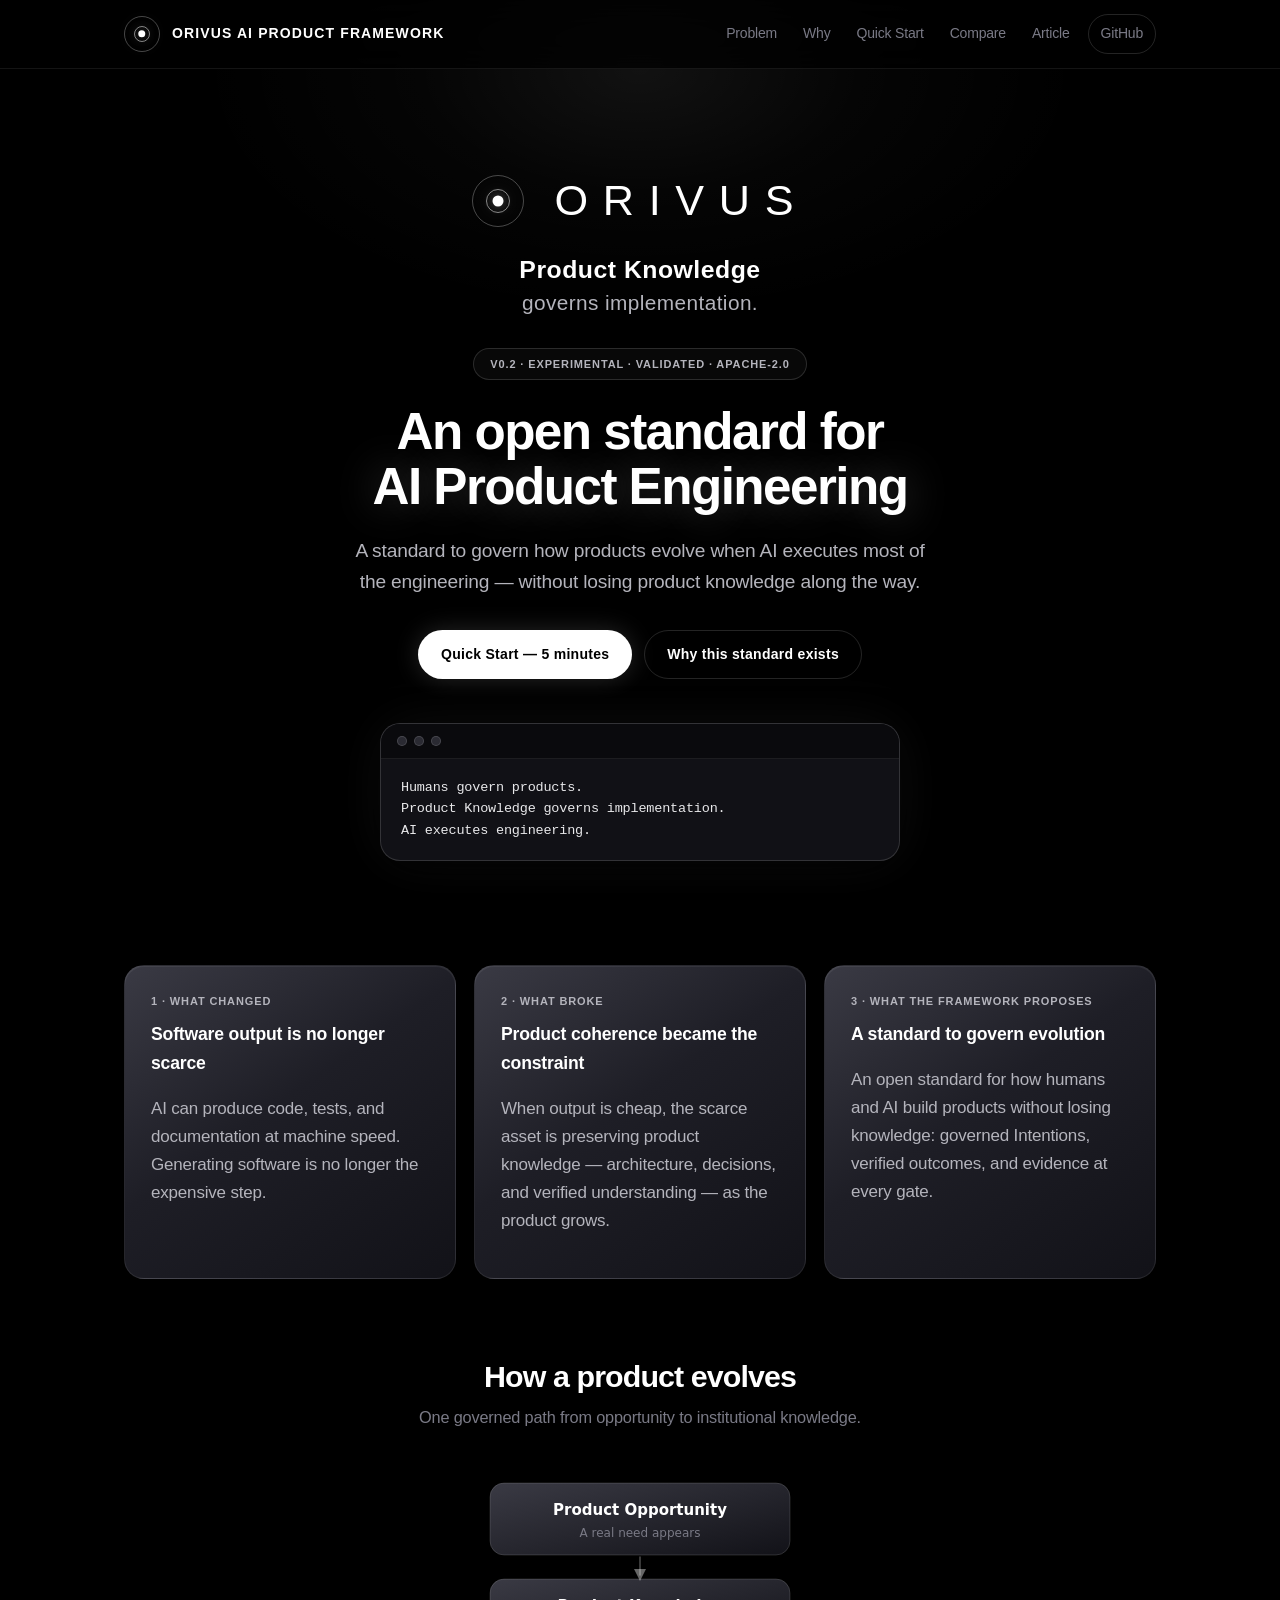
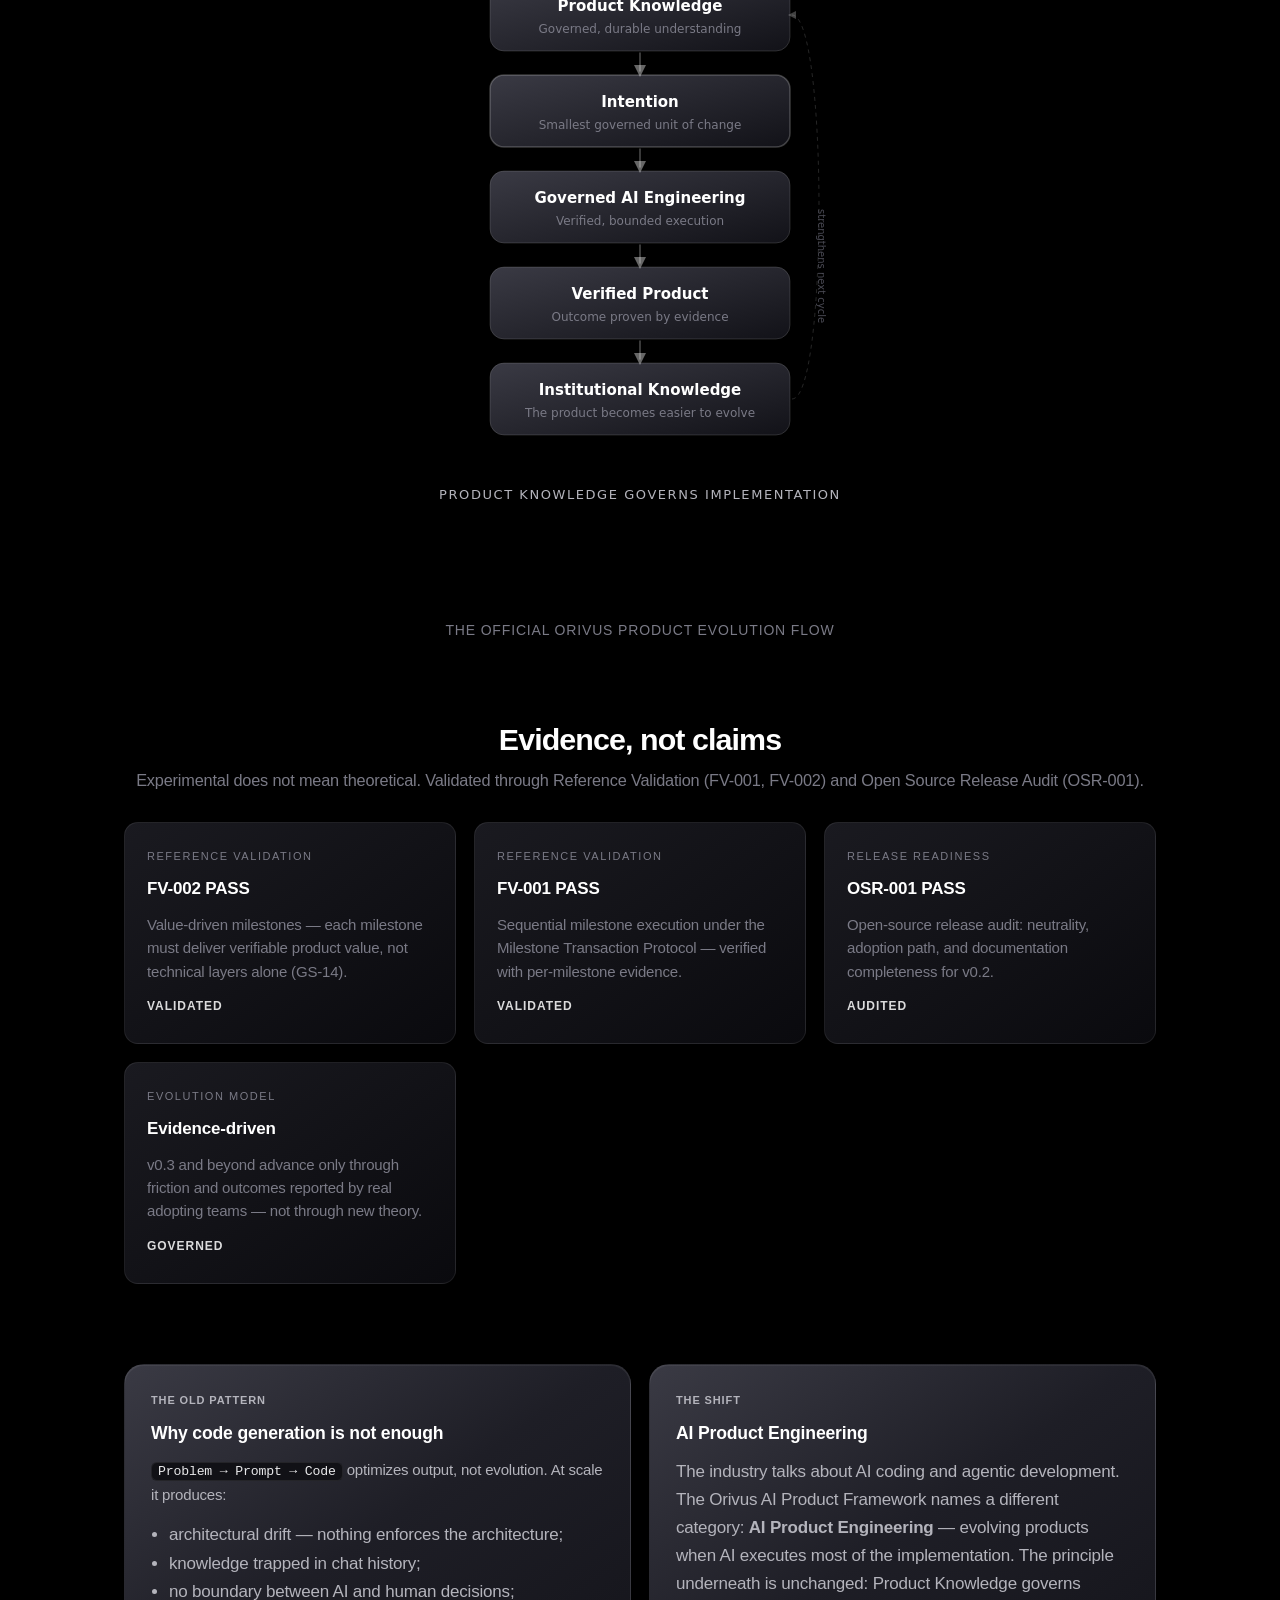
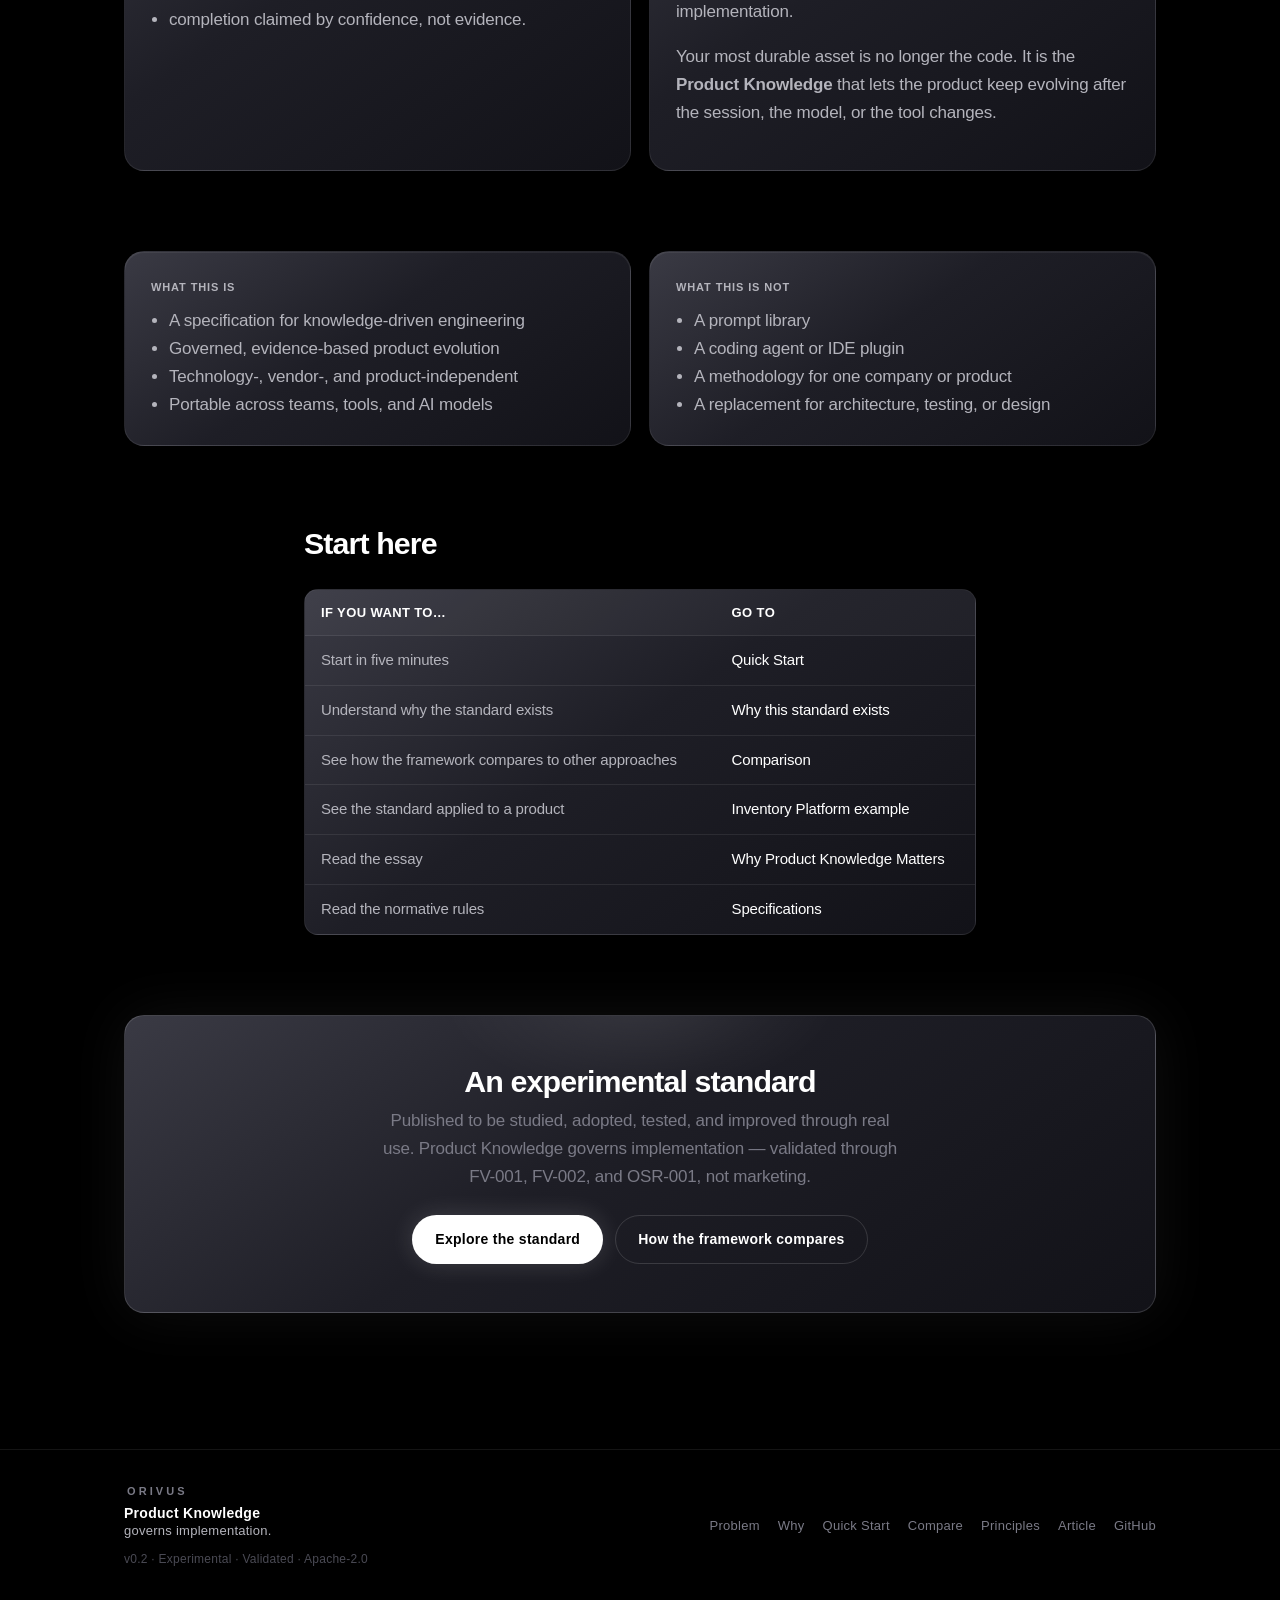
<file: docs/index.html>
<!DOCTYPE html>
<html lang="en">
  <head>
    <meta charset="utf-8" />
    <meta name="viewport" content="width=device-width, initial-scale=1" />
    <title>Orivus AI Product Framework</title>
    <meta
      name="description"
      content="An experimental open standard for AI Product Engineering. Product Knowledge governs implementation."
    />
    <link rel="canonical" href="https://orivus.github.io/orivus-ai-product-framework/" />
    <meta property="og:type" content="website" />
    <meta property="og:site_name" content="Orivus AI Product Framework" />
    <meta property="og:url" content="https://orivus.github.io/orivus-ai-product-framework/" />
    <meta property="og:title" content="Orivus AI Product Framework" />
    <meta
      property="og:description"
      content="An open standard for AI Product Engineering. Product Knowledge governs implementation."
    />
    <meta
      property="og:image"
      content="https://orivus.github.io/orivus-ai-product-framework/assets/og-image.png"
    />
    <meta property="og:image:width" content="1200" />
    <meta property="og:image:height" content="630" />
    <meta
      property="og:image:alt"
      content="Orivus.ai — Orivus AI Product Framework. Product Knowledge governs implementation."
    />
    <meta name="twitter:card" content="summary_large_image" />
    <meta name="twitter:title" content="Orivus AI Product Framework" />
    <meta
      name="twitter:description"
      content="An open standard for AI Product Engineering. Product Knowledge governs implementation."
    />
    <meta
      name="twitter:image"
      content="https://orivus.github.io/orivus-ai-product-framework/assets/og-image.png"
    />
    <meta
      name="twitter:image:alt"
      content="Orivus.ai — Orivus AI Product Framework. Product Knowledge governs implementation."
    />
    <link rel="icon" href="assets/orivus-logo.png" type="image/png" />
    <link rel="stylesheet" href="css/style.css" />
  </head>
  <body>
    <header class="site">
      <div class="wrap">
        <a class="brand" href="index.html">
          <span class="mark" aria-hidden="true"></span>
          <span class="label">Orivus AI Product Framework</span>
          <span class="label-short">Orivus</span>
        </a>
        <nav class="top">
          <a href="problem.html">Problem</a>
          <a href="why.html">Why</a>
          <a href="quickstart.html">Quick Start</a>
          <a href="comparison.html">Compare</a>
          <a href="article.html">Article</a>
          <a class="gh" href="https://github.com/orivus/orivus-ai-product-framework">GitHub</a>
        </nav>
      </div>
    </header>

    <main>
      <!-- Hero -->
      <section class="hero">
        <div class="wrap">
          <div class="hero-brand reveal">
            <div class="hero-lockup">
              <span class="hero-orb" aria-hidden="true"></span>
              <span class="hero-wordmark">ORIVUS</span>
            </div>
            <div class="brand-statement" aria-label="Product Knowledge governs implementation">
              <span class="brand-statement-line accent">Product Knowledge</span>
              <span class="brand-statement-line">governs implementation.</span>
            </div>
          </div>
          <span class="eyebrow reveal d1">v0.2 · Experimental · Validated · Apache-2.0</span>
          <h1 class="reveal d2">
            An open standard for<br /><span class="grad-text">AI Product Engineering</span>
          </h1>
          <p class="subtitle reveal d3">
            A standard to govern how products evolve when AI executes most of the
            engineering — without losing product knowledge along the way.
          </p>
          <div class="actions reveal d4">
            <a class="btn primary" href="quickstart.html">Quick Start — 5 minutes</a>
            <a class="btn ghost" href="why.html">Why this standard exists</a>
          </div>

          <div class="code-card reveal d4" style="margin-top: 44px">
            <div class="bar"><span></span><span></span><span></span></div>
            <pre><code>Humans govern products.
Product Knowledge governs implementation.
AI executes engineering.</code></pre>
          </div>
        </div>
      </section>

      <!-- Three questions -->
      <section>
        <div class="wrap">
          <div class="grid cols-3">
            <div class="card">
              <div class="k">1 · What changed</div>
              <h3>Software output is no longer scarce</h3>
              <p>
                AI can produce code, tests, and documentation at machine speed.
                Generating software is no longer the expensive step.
              </p>
            </div>
            <div class="card">
              <div class="k">2 · What broke</div>
              <h3>Product coherence became the constraint</h3>
              <p>
                When output is cheap, the scarce asset is preserving product
                knowledge — architecture, decisions, and verified understanding —
                as the product grows.
              </p>
            </div>
            <div class="card">
              <div class="k">3 · What the framework proposes</div>
              <h3>A standard to govern evolution</h3>
              <p>
                An open standard for how humans and AI build products without
                losing knowledge: governed Intentions, verified outcomes, and
                evidence at every gate.
              </p>
            </div>
          </div>
        </div>
      </section>

      <!-- Official diagram -->
      <section>
        <div class="wrap">
          <div class="section-head center">
            <h2>How a product evolves</h2>
            <p>One governed path from opportunity to institutional knowledge.</p>
          </div>
          <div class="flow-diagram-wrap">
            <img
              src="assets/flow-diagram.svg"
              alt="Product evolution flow: Product Opportunity, Product Knowledge, Intention, Governed AI Engineering, Verified Product, Institutional Knowledge"
              width="420"
              height="720"
            />
          </div>
          <p class="flow-diagram-caption measure" style="margin: 0 auto">
            The official Orivus product evolution flow
          </p>
        </div>
      </section>

      <!-- Credibility -->
      <section>
        <div class="wrap">
          <div class="section-head center">
            <h2>Evidence, not claims</h2>
            <p>
              Experimental does not mean theoretical. Validated through Reference
              Validation (FV-001, FV-002) and Open Source Release Audit (OSR-001).
            </p>
          </div>
          <div class="cred-grid">
            <div class="cred-card">
              <div class="k">Reference validation</div>
              <h3>FV-002 PASS</h3>
              <p>
                Value-driven milestones — each milestone must deliver verifiable
                product value, not technical layers alone (GS-14).
              </p>
              <span class="status">Validated</span>
            </div>
            <div class="cred-card">
              <div class="k">Reference validation</div>
              <h3>FV-001 PASS</h3>
              <p>
                Sequential milestone execution under the Milestone Transaction
                Protocol — verified with per-milestone evidence.
              </p>
              <span class="status">Validated</span>
            </div>
            <div class="cred-card">
              <div class="k">Release readiness</div>
              <h3>OSR-001 PASS</h3>
              <p>
                Open-source release audit: neutrality, adoption path, and
                documentation completeness for v0.2.
              </p>
              <span class="status">Audited</span>
            </div>
            <div class="cred-card">
              <div class="k">Evolution model</div>
              <h3>Evidence-driven</h3>
              <p>
                v0.3 and beyond advance only through friction and outcomes
                reported by real adopting teams — not through new theory.
              </p>
              <span class="status">Governed</span>
            </div>
          </div>
        </div>
      </section>

      <!-- Why not code gen -->
      <section>
        <div class="wrap">
          <div class="grid cols-2">
            <div class="card">
              <div class="k">The old pattern</div>
              <h3>Why code generation is not enough</h3>
              <p class="note" style="margin: 10px 0 14px">
                <code>Problem → Prompt → Code</code> optimizes output, not
                evolution. At scale it produces:
              </p>
              <ul>
                <li>architectural drift — nothing enforces the architecture;</li>
                <li>knowledge trapped in chat history;</li>
                <li>no boundary between AI and human decisions;</li>
                <li>completion claimed by confidence, not evidence.</li>
              </ul>
            </div>
            <div class="card">
              <div class="k">The shift</div>
              <h3>AI Product Engineering</h3>
              <p style="margin-top: 10px">
                The industry talks about AI coding and agentic development.
                The Orivus AI Product Framework names a different category:
                <strong>AI Product Engineering</strong> — evolving products when
                AI executes most of the implementation. The principle underneath is
                unchanged: Product Knowledge governs implementation.
              </p>
              <p>
                Your most durable asset is no longer the code. It is the
                <strong>Product Knowledge</strong> that lets the product keep
                evolving after the session, the model, or the tool changes.
              </p>
            </div>
          </div>
        </div>
      </section>

      <!-- What it is / is not -->
      <section>
        <div class="wrap">
          <div class="grid cols-2">
            <div class="card hoverable">
              <div class="k">What this is</div>
              <ul>
                <li>A specification for knowledge-driven engineering</li>
                <li>Governed, evidence-based product evolution</li>
                <li>Technology-, vendor-, and product-independent</li>
                <li>Portable across teams, tools, and AI models</li>
              </ul>
            </div>
            <div class="card hoverable">
              <div class="k">What this is not</div>
              <ul>
                <li>A prompt library</li>
                <li>A coding agent or IDE plugin</li>
                <li>A methodology for one company or product</li>
                <li>A replacement for architecture, testing, or design</li>
              </ul>
            </div>
          </div>
        </div>
      </section>

      <!-- Start here -->
      <section>
        <div class="wrap measure">
          <div class="section-head">
            <h2>Start here</h2>
          </div>
          <div class="table-wrap">
            <table>
              <thead>
                <tr>
                  <th>If you want to…</th>
                  <th>Go to</th>
                </tr>
              </thead>
              <tbody>
                <tr>
                  <td>Start in five minutes</td>
                  <td><a href="quickstart.html">Quick Start</a></td>
                </tr>
                <tr>
                  <td>Understand why the standard exists</td>
                  <td><a href="why.html">Why this standard exists</a></td>
                </tr>
                <tr>
                  <td>See how the framework compares to other approaches</td>
                  <td><a href="comparison.html">Comparison</a></td>
                </tr>
                <tr>
                  <td>See the standard applied to a product</td>
                  <td>
                    <a
                      href="https://github.com/orivus/orivus-ai-product-framework/tree/main/examples/inventory-platform"
                      >Inventory Platform example</a
                    >
                  </td>
                </tr>
                <tr>
                  <td>Read the essay</td>
                  <td><a href="article.html">Why Product Knowledge Matters</a></td>
                </tr>
                <tr>
                  <td>Read the normative rules</td>
                  <td>
                    <a
                      href="https://github.com/orivus/orivus-ai-product-framework/tree/main/specifications"
                      >Specifications</a
                    >
                  </td>
                </tr>
              </tbody>
            </table>
          </div>
        </div>
      </section>

      <!-- CTA -->
      <section>
        <div class="wrap">
          <div class="cta-band">
            <h2>An experimental standard</h2>
            <p>
              Published to be studied, adopted, tested, and improved through real
              use. Product Knowledge governs implementation — validated through
              FV-001, FV-002, and OSR-001, not marketing.
            </p>
            <div class="actions" style="justify-content: center">
              <a
                class="btn primary"
                href="https://github.com/orivus/orivus-ai-product-framework"
                >Explore the standard</a
              >
              <a class="btn ghost" href="comparison.html">How the framework compares</a>
            </div>
          </div>
        </div>
      </section>
    </main>

    <footer class="site">
      <div class="wrap footer-inner">
        <div class="footer-brand">
          <div class="brand-statement compact">
            <span class="brand-statement-mark">ORIVUS</span>
            <span class="brand-statement-line accent">Product Knowledge</span>
            <span class="brand-statement-line">governs implementation.</span>
          </div>
          <span class="footer-meta">v0.2 · Experimental · Validated · Apache-2.0</span>
        </div>
        <nav class="links" aria-label="Footer">
          <a href="problem.html">Problem</a>
          <a href="why.html">Why</a>
          <a href="quickstart.html">Quick Start</a>
          <a href="comparison.html">Compare</a>
          <a href="principles.html">Principles</a>
          <a href="article.html">Article</a>
          <a href="https://github.com/orivus/orivus-ai-product-framework">GitHub</a>
        </nav>
      </div>
    </footer>
  </body>
</html>
</file>
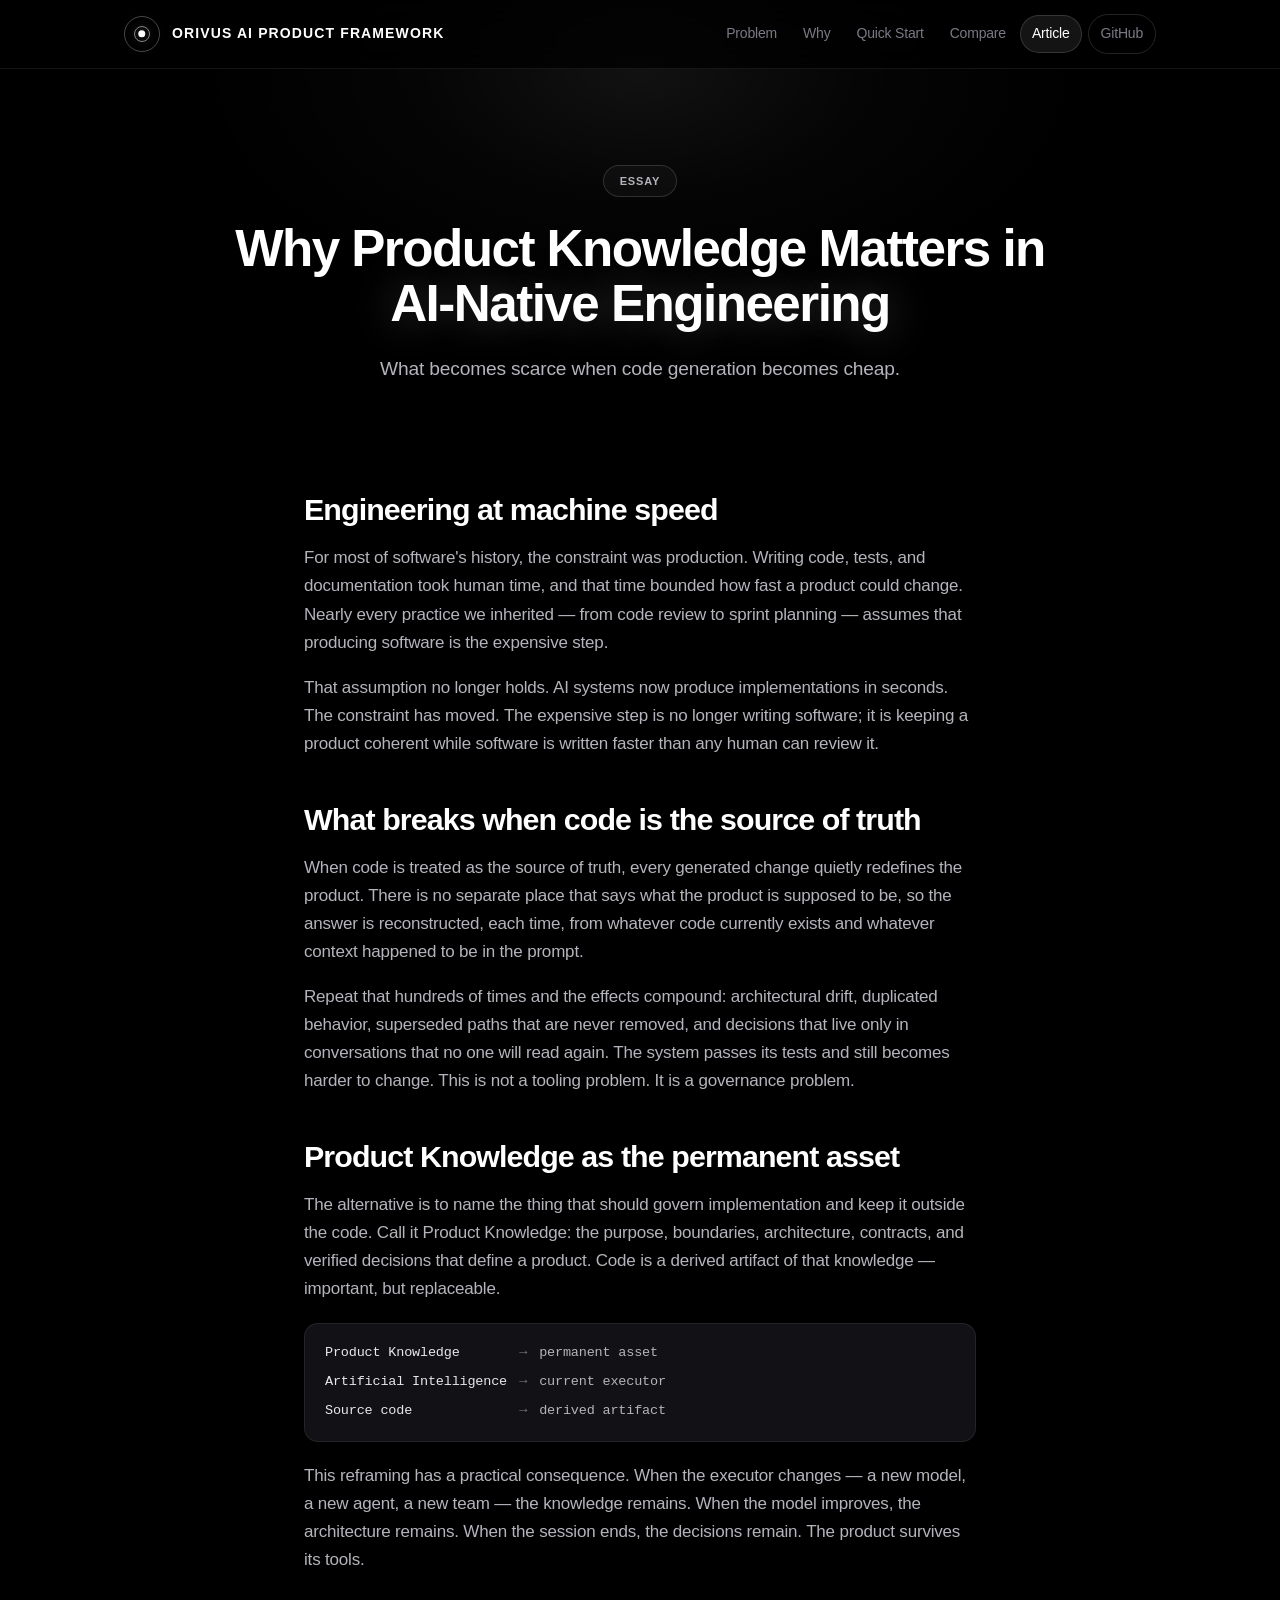
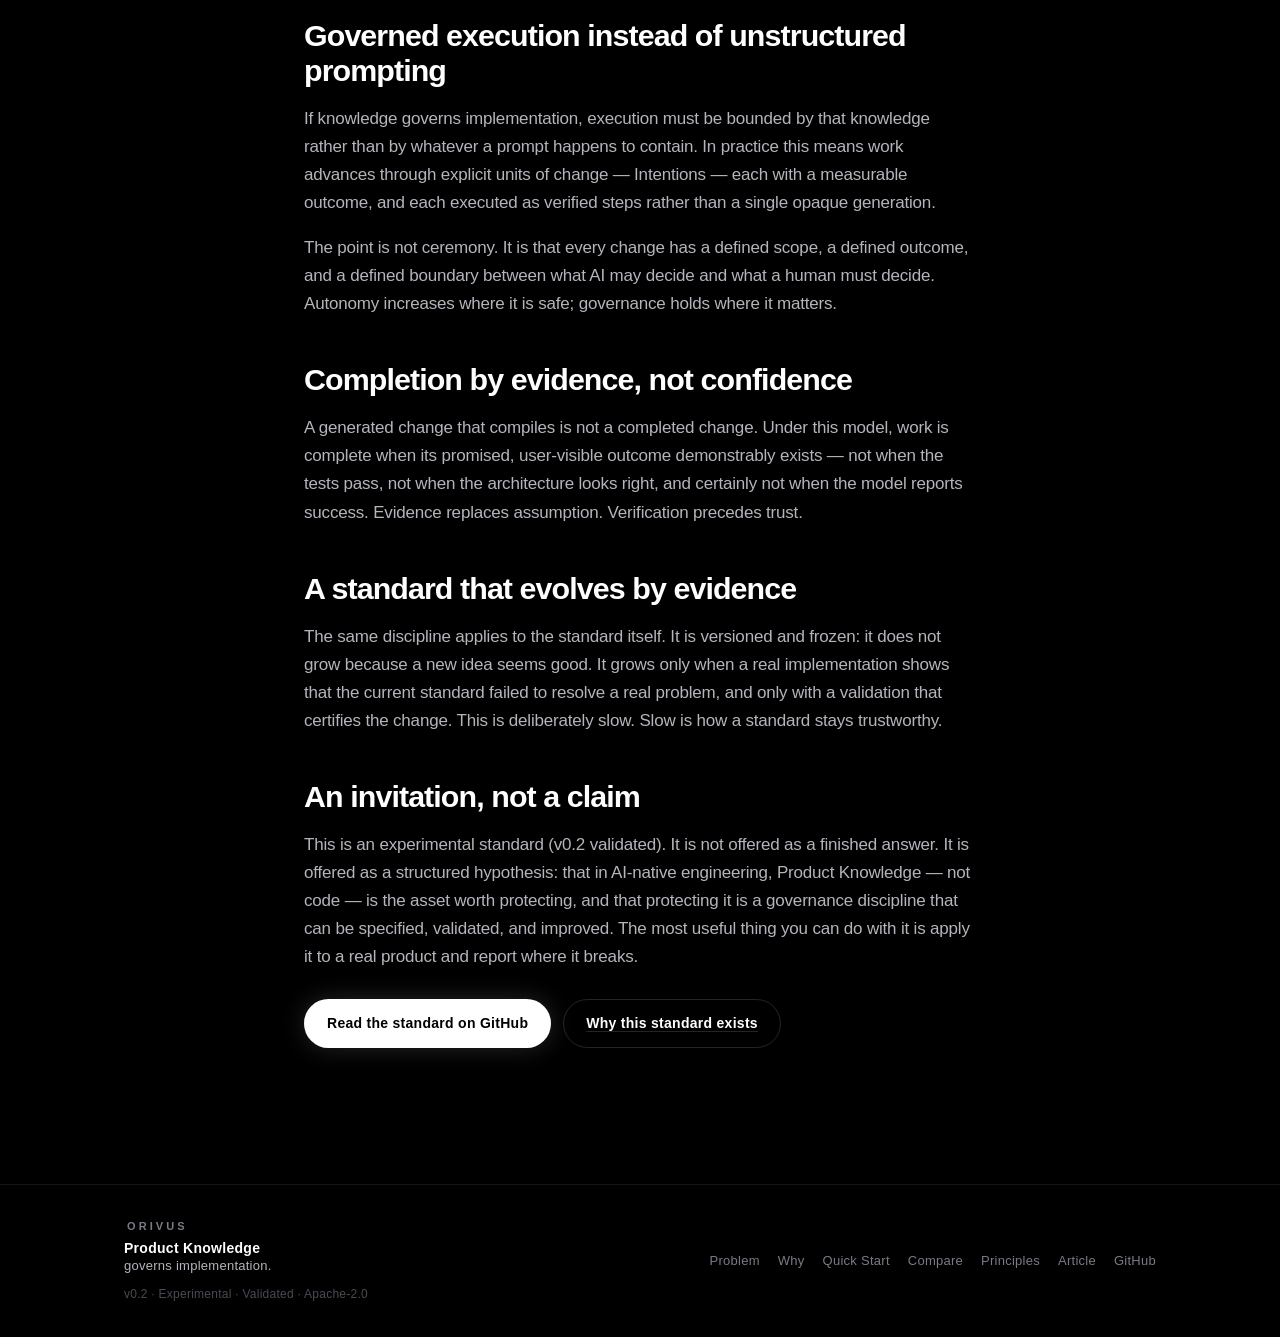
<file: docs/article.html>
<!DOCTYPE html>
<html lang="en">
  <head>
    <meta charset="utf-8" />
    <meta name="viewport" content="width=device-width, initial-scale=1" />
    <title>
      Why Product Knowledge Matters in AI-Native Engineering — Orivus AI Product
      Framework
    </title>
    <meta
      name="description"
      content="A technical essay on why Product Knowledge, not source code, becomes the primary engineering asset when AI executes engineering."
    />
    <link rel="canonical" href="https://orivus.github.io/orivus-ai-product-framework/article.html" />
    <meta property="og:type" content="article" />
    <meta property="og:site_name" content="Orivus AI Product Framework" />
    <meta property="og:url" content="https://orivus.github.io/orivus-ai-product-framework/article.html" />
    <meta property="og:title" content="Why Product Knowledge Matters in AI-Native Engineering" />
    <meta
      property="og:description"
      content="A technical essay on why Product Knowledge, not source code, becomes the primary engineering asset when AI executes engineering."
    />
    <meta
      property="og:image"
      content="https://orivus.github.io/orivus-ai-product-framework/assets/og-image.png"
    />
    <meta property="og:image:width" content="1200" />
    <meta property="og:image:height" content="630" />
    <meta
      property="og:image:alt"
      content="Orivus.ai — Orivus AI Product Framework. Product Knowledge governs implementation."
    />
    <meta name="twitter:card" content="summary_large_image" />
    <meta name="twitter:title" content="Why Product Knowledge Matters in AI-Native Engineering" />
    <meta
      name="twitter:description"
      content="A technical essay on why Product Knowledge, not source code, becomes the primary engineering asset when AI executes engineering."
    />
    <meta
      name="twitter:image"
      content="https://orivus.github.io/orivus-ai-product-framework/assets/og-image.png"
    />
    <meta
      name="twitter:image:alt"
      content="Orivus.ai — Orivus AI Product Framework. Product Knowledge governs implementation."
    />
    <link rel="icon" href="assets/orivus-logo.png" type="image/png" />
    <link rel="stylesheet" href="css/style.css" />
  </head>
  <body>
    <header class="site">
      <div class="wrap">
        <a class="brand" href="index.html">
          <span class="mark" aria-hidden="true"></span>
          <span class="label">Orivus AI Product Framework</span>
          <span class="label-short">Orivus</span>
        </a>
        <nav class="top">
          <a href="problem.html">Problem</a>
          <a href="why.html">Why</a>
          <a href="quickstart.html">Quick Start</a>
          <a href="comparison.html">Compare</a>
          <a href="article.html" class="active">Article</a>
          <a class="gh" href="https://github.com/orivus/orivus-ai-product-framework">GitHub</a>
        </nav>
      </div>
    </header>

    <main>
      <section class="hero" style="padding-bottom: 24px">
        <div class="wrap">
          <span class="eyebrow">Essay</span>
          <h1>
            Why Product Knowledge Matters in<br /><span class="grad-text"
              >AI-Native Engineering</span
            >
          </h1>
          <p class="subtitle">
            What becomes scarce when code generation becomes cheap.
          </p>
        </div>
      </section>

      <section style="padding-top: 8px">
        <div class="wrap prose">
          <h2>Engineering at machine speed</h2>
          <p>
            For most of software's history, the constraint was production. Writing
            code, tests, and documentation took human time, and that time bounded
            how fast a product could change. Nearly every practice we inherited —
            from code review to sprint planning — assumes that producing software
            is the expensive step.
          </p>
          <p>
            That assumption no longer holds. AI systems now produce
            implementations in seconds. The constraint has moved. The expensive
            step is no longer writing software; it is keeping a product coherent
            while software is written faster than any human can review it.
          </p>

          <h2>What breaks when code is the source of truth</h2>
          <p>
            When code is treated as the source of truth, every generated change
            quietly redefines the product. There is no separate place that says
            what the product is supposed to be, so the answer is reconstructed,
            each time, from whatever code currently exists and whatever context
            happened to be in the prompt.
          </p>
          <p>
            Repeat that hundreds of times and the effects compound: architectural
            drift, duplicated behavior, superseded paths that are never removed,
            and decisions that live only in conversations that no one will read
            again. The system passes its tests and still becomes harder to
            change. This is not a tooling problem. It is a governance problem.
          </p>

          <h2>Product Knowledge as the permanent asset</h2>
          <p>
            The alternative is to name the thing that should govern implementation
            and keep it outside the code. Call it Product Knowledge: the purpose,
            boundaries, architecture, contracts, and verified decisions that
            define a product. Code is a derived artifact of that knowledge —
            important, but replaceable.
          </p>
          <div class="keylines" aria-label="Product Knowledge hierarchy">
            <div class="line">
              <span class="label">Product Knowledge</span>
              <span class="arrow">→</span>
              <span class="value">permanent asset</span>
            </div>
            <div class="line">
              <span class="label">Artificial Intelligence</span>
              <span class="arrow">→</span>
              <span class="value">current executor</span>
            </div>
            <div class="line">
              <span class="label">Source code</span>
              <span class="arrow">→</span>
              <span class="value">derived artifact</span>
            </div>
          </div>
          <p>
            This reframing has a practical consequence. When the executor
            changes — a new model, a new agent, a new team — the knowledge
            remains. When the model improves, the architecture remains. When the
            session ends, the decisions remain. The product survives its tools.
          </p>

          <h2>Governed execution instead of unstructured prompting</h2>
          <p>
            If knowledge governs implementation, execution must be bounded by that
            knowledge rather than by whatever a prompt happens to contain. In
            practice this means work advances through explicit units of change —
            Intentions — each with a measurable outcome, and each executed as
            verified steps rather than a single opaque generation.
          </p>
          <p>
            The point is not ceremony. It is that every change has a defined
            scope, a defined outcome, and a defined boundary between what AI may
            decide and what a human must decide. Autonomy increases where it is
            safe; governance holds where it matters.
          </p>

          <h2>Completion by evidence, not confidence</h2>
          <p>
            A generated change that compiles is not a completed change. Under this
            model, work is complete when its promised, user-visible outcome
            demonstrably exists — not when the tests pass, not when the
            architecture looks right, and certainly not when the model reports
            success. Evidence replaces assumption. Verification precedes trust.
          </p>

          <h2>A standard that evolves by evidence</h2>
          <p>
            The same discipline applies to the standard itself. It is versioned
            and frozen: it does not grow because a new idea seems good. It grows
            only when a real implementation shows that the current standard failed
            to resolve a real problem, and only with a validation that certifies
            the change. This is deliberately slow. Slow is how a standard stays
            trustworthy.
          </p>

          <h2>An invitation, not a claim</h2>
          <p>
            This is an experimental standard (v0.2 validated). It is not offered as a finished answer.
            It is offered as a structured hypothesis: that in AI-native
            engineering, Product Knowledge — not code — is the asset worth
            protecting, and that protecting it is a governance discipline that can
            be specified, validated, and improved. The most useful thing you can
            do with it is apply it to a real product and report where it breaks.
          </p>

          <div class="actions" style="margin-top: 28px">
            <a
              class="btn primary"
              href="https://github.com/orivus/orivus-ai-product-framework"
              >Read the standard on GitHub</a
            >
            <a class="btn ghost" href="why.html">Why this standard exists</a>
          </div>
        </div>
      </section>
    </main>

    <footer class="site">
      <div class="wrap footer-inner">
        <div class="footer-brand">
          <div class="brand-statement compact">
            <span class="brand-statement-mark">ORIVUS</span>
            <span class="brand-statement-line accent">Product Knowledge</span>
            <span class="brand-statement-line">governs implementation.</span>
          </div>
          <span class="footer-meta">v0.2 · Experimental · Validated · Apache-2.0</span>
        </div>
        <nav class="links" aria-label="Footer">
          <a href="problem.html">Problem</a>
          <a href="why.html">Why</a>
          <a href="quickstart.html">Quick Start</a>
          <a href="comparison.html">Compare</a>
          <a href="principles.html">Principles</a>
          <a href="article.html">Article</a>
          <a href="https://github.com/orivus/orivus-ai-product-framework">GitHub</a>
        </nav>
      </div>
    </footer>
  </body>
</html>
</file>
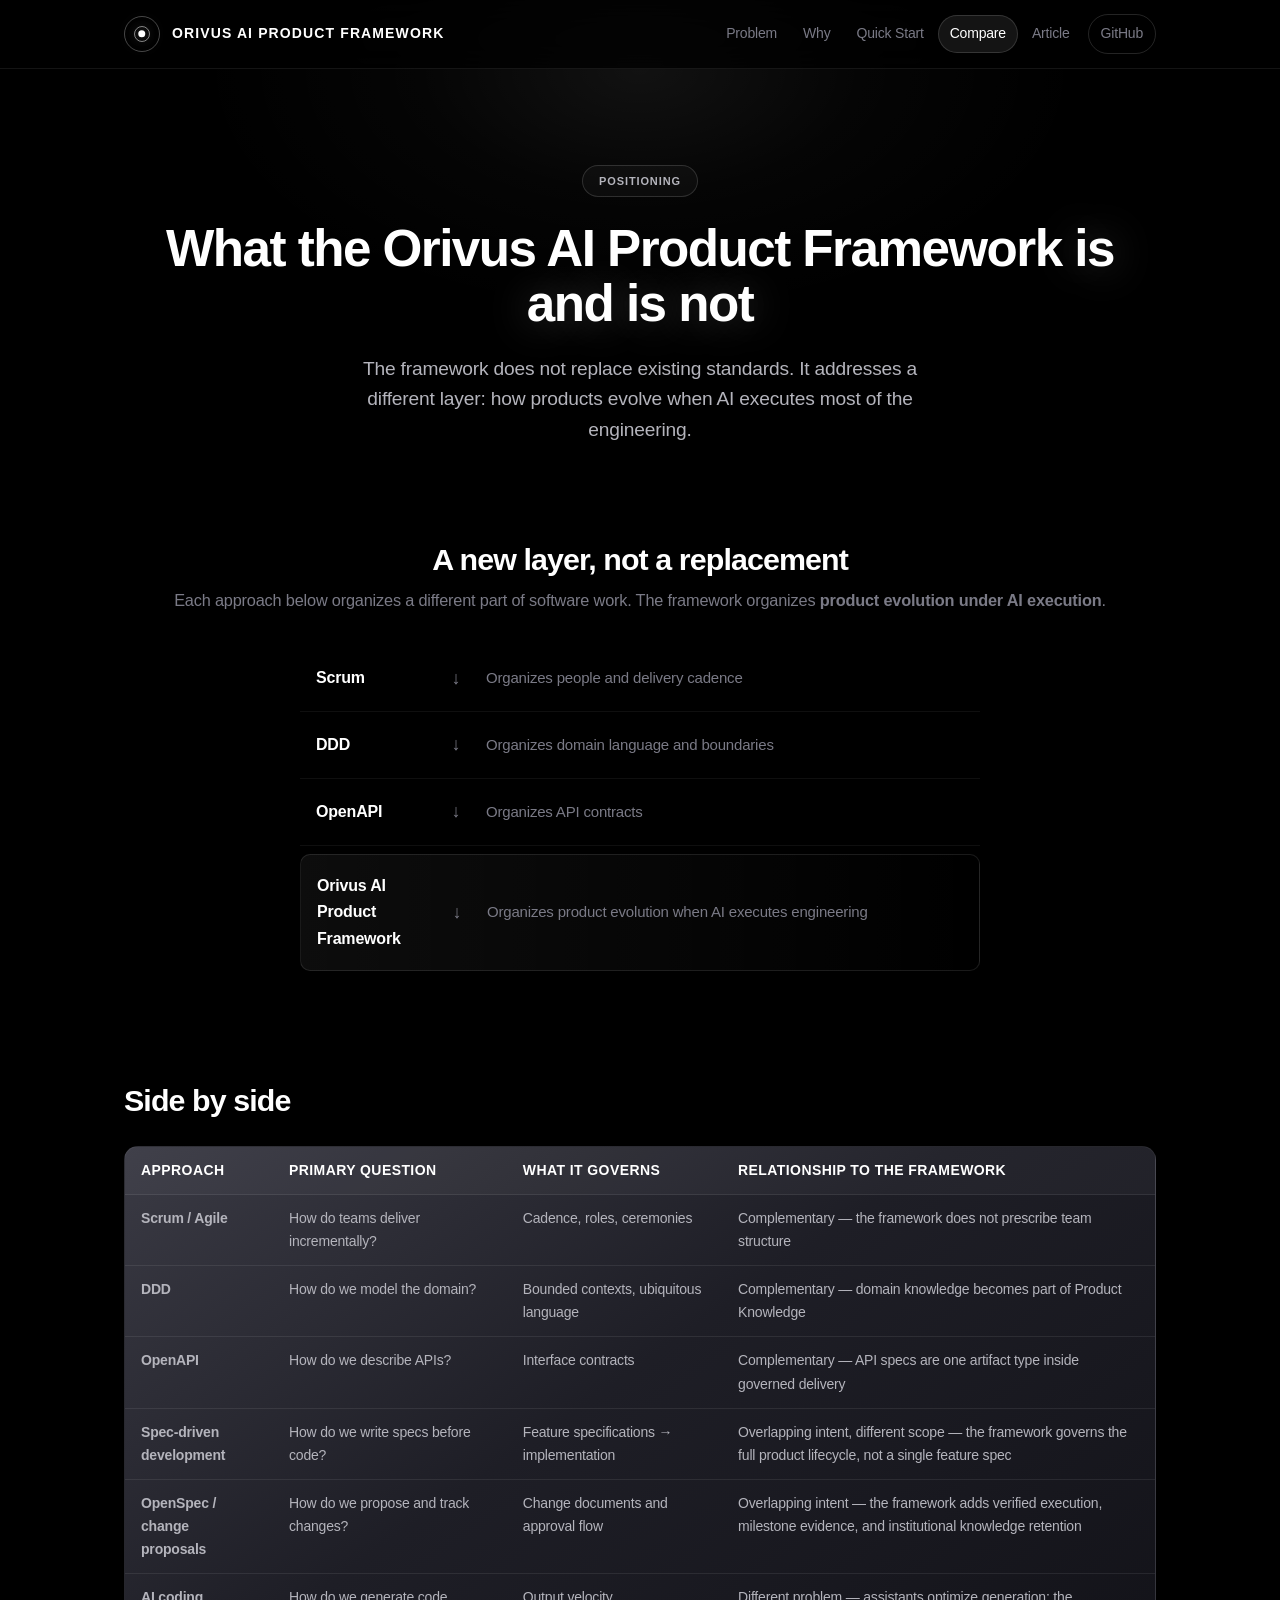
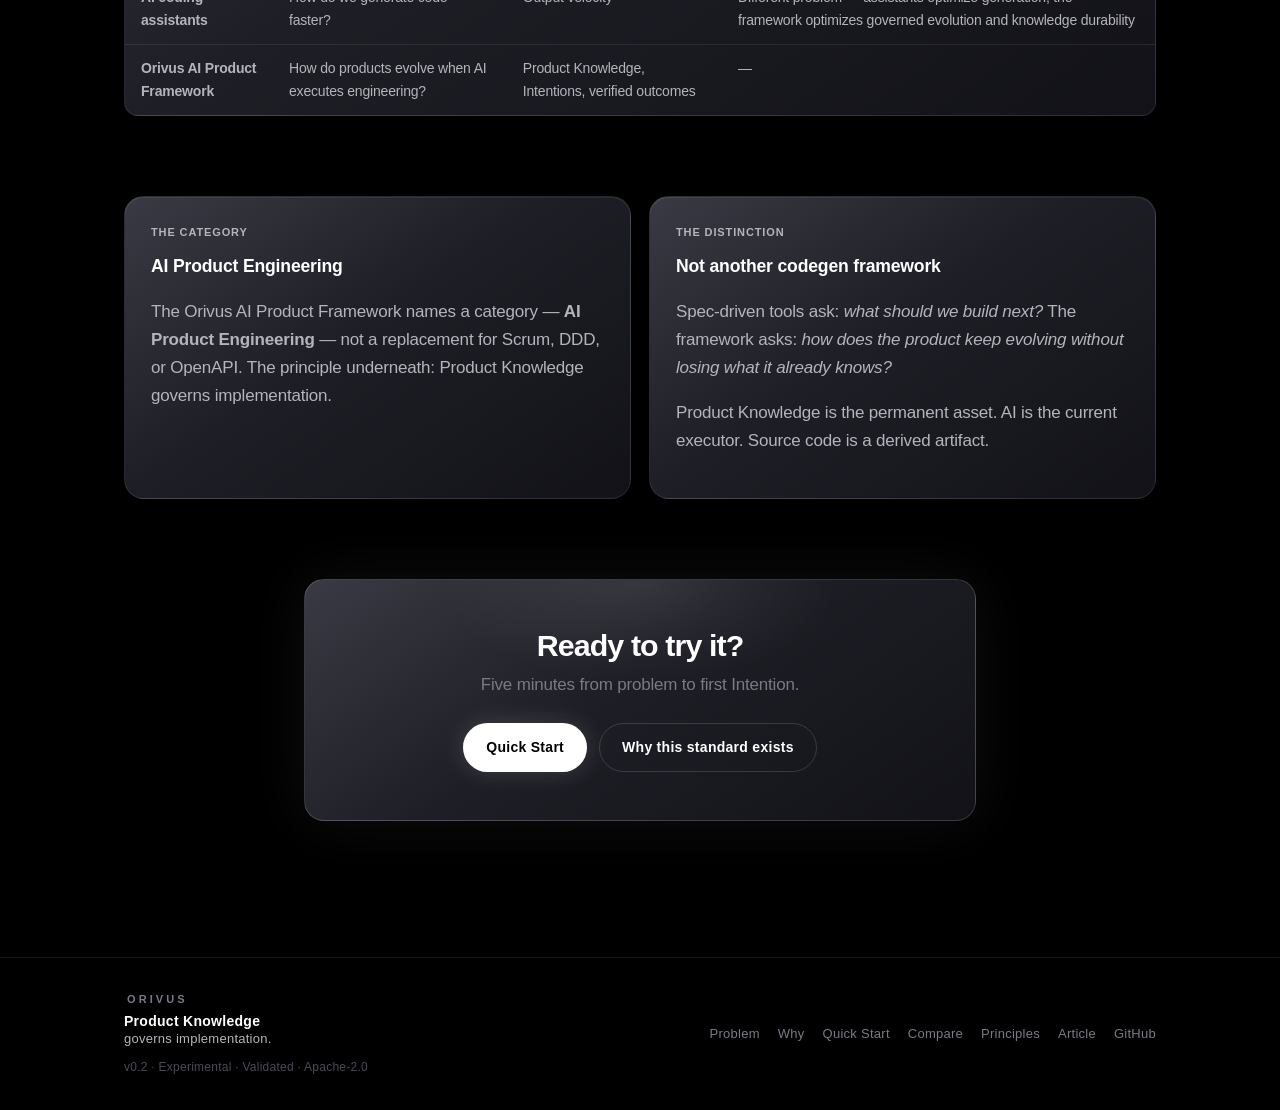
<file: docs/comparison.html>
<!DOCTYPE html>
<html lang="en">
  <head>
    <meta charset="utf-8" />
    <meta name="viewport" content="width=device-width, initial-scale=1" />
    <title>Comparison — Orivus AI Product Framework</title>
    <meta
      name="description"
      content="How the Orivus AI Product Framework differs from Scrum, DDD, OpenAPI, spec-driven development, and other approaches."
    />
    <link rel="canonical" href="https://orivus.github.io/orivus-ai-product-framework/comparison.html" />
    <meta property="og:type" content="website" />
    <meta property="og:site_name" content="Orivus AI Product Framework" />
    <meta property="og:url" content="https://orivus.github.io/orivus-ai-product-framework/comparison.html" />
    <meta property="og:title" content="Comparison" />
    <meta
      property="og:description"
      content="How the Orivus AI Product Framework differs from Scrum, DDD, OpenAPI, spec-driven development, and other approaches."
    />
    <meta
      property="og:image"
      content="https://orivus.github.io/orivus-ai-product-framework/assets/og-image.png"
    />
    <meta property="og:image:width" content="1200" />
    <meta property="og:image:height" content="630" />
    <meta
      property="og:image:alt"
      content="Orivus.ai — Orivus AI Product Framework. Product Knowledge governs implementation."
    />
    <meta name="twitter:card" content="summary_large_image" />
    <meta name="twitter:title" content="Comparison" />
    <meta
      name="twitter:description"
      content="How the Orivus AI Product Framework differs from Scrum, DDD, OpenAPI, spec-driven development, and other approaches."
    />
    <meta
      name="twitter:image"
      content="https://orivus.github.io/orivus-ai-product-framework/assets/og-image.png"
    />
    <meta
      name="twitter:image:alt"
      content="Orivus.ai — Orivus AI Product Framework. Product Knowledge governs implementation."
    />
    <link rel="icon" href="assets/orivus-logo.png" type="image/png" />
    <link rel="stylesheet" href="css/style.css" />
  </head>
  <body>
    <header class="site">
      <div class="wrap">
        <a class="brand" href="index.html">
          <span class="mark" aria-hidden="true"></span>
          <span class="label">Orivus AI Product Framework</span>
          <span class="label-short">Orivus</span>
        </a>
        <nav class="top">
          <a href="problem.html">Problem</a>
          <a href="why.html">Why</a>
          <a href="quickstart.html">Quick Start</a>
          <a href="comparison.html" class="active">Compare</a>
          <a href="article.html">Article</a>
          <a class="gh" href="https://github.com/orivus/orivus-ai-product-framework">GitHub</a>
        </nav>
      </div>
    </header>

    <main>
      <section class="hero" style="padding-bottom: 24px">
        <div class="wrap">
          <span class="eyebrow">Positioning</span>
          <h1>What the Orivus AI Product Framework <span class="grad-text">is and is not</span></h1>
          <p class="subtitle">
            The framework does not replace existing standards. It addresses a different
            layer: how products evolve when AI executes most of the engineering.
          </p>
        </div>
      </section>

      <section>
        <div class="wrap">
          <div class="section-head center">
            <h2>A new layer, not a replacement</h2>
            <p>
              Each approach below organizes a different part of software work.
              The framework organizes <strong>product evolution under AI execution</strong>.
            </p>
          </div>

          <div class="compare-stack">
            <div class="compare-row">
              <div class="compare-label">Scrum</div>
              <div class="compare-arrow" aria-hidden="true">↓</div>
              <div class="compare-desc">Organizes people and delivery cadence</div>
            </div>
            <div class="compare-row">
              <div class="compare-label">DDD</div>
              <div class="compare-arrow" aria-hidden="true">↓</div>
              <div class="compare-desc">Organizes domain language and boundaries</div>
            </div>
            <div class="compare-row">
              <div class="compare-label">OpenAPI</div>
              <div class="compare-arrow" aria-hidden="true">↓</div>
              <div class="compare-desc">Organizes API contracts</div>
            </div>
            <div class="compare-row highlight">
              <div class="compare-label">Orivus AI Product Framework</div>
              <div class="compare-arrow" aria-hidden="true">↓</div>
              <div class="compare-desc">
                Organizes product evolution when AI executes engineering
              </div>
            </div>
          </div>
        </div>
      </section>

      <section>
        <div class="wrap">
          <div class="section-head">
            <h2>Side by side</h2>
          </div>
          <div class="table-wrap">
            <table class="compare-table">
              <thead>
                <tr>
                  <th>Approach</th>
                  <th>Primary question</th>
                  <th>What it governs</th>
                  <th>Relationship to the framework</th>
                </tr>
              </thead>
              <tbody>
                <tr>
                  <td><strong>Scrum / Agile</strong></td>
                  <td>How do teams deliver incrementally?</td>
                  <td>Cadence, roles, ceremonies</td>
                  <td>Complementary — the framework does not prescribe team structure</td>
                </tr>
                <tr>
                  <td><strong>DDD</strong></td>
                  <td>How do we model the domain?</td>
                  <td>Bounded contexts, ubiquitous language</td>
                  <td>Complementary — domain knowledge becomes part of Product Knowledge</td>
                </tr>
                <tr>
                  <td><strong>OpenAPI</strong></td>
                  <td>How do we describe APIs?</td>
                  <td>Interface contracts</td>
                  <td>Complementary — API specs are one artifact type inside governed delivery</td>
                </tr>
                <tr>
                  <td><strong>Spec-driven development</strong></td>
                  <td>How do we write specs before code?</td>
                  <td>Feature specifications → implementation</td>
                  <td>
                    Overlapping intent, different scope — the framework governs the full product
                    lifecycle, not a single feature spec
                  </td>
                </tr>
                <tr>
                  <td><strong>OpenSpec / change proposals</strong></td>
                  <td>How do we propose and track changes?</td>
                  <td>Change documents and approval flow</td>
                  <td>
                    Overlapping intent — the framework adds verified execution, milestone
                    evidence, and institutional knowledge retention
                  </td>
                </tr>
                <tr>
                  <td><strong>AI coding assistants</strong></td>
                  <td>How do we generate code faster?</td>
                  <td>Output velocity</td>
                  <td>
                    Different problem — assistants optimize generation; the framework optimizes
                    governed evolution and knowledge durability
                  </td>
                </tr>
                <tr>
                  <td><strong>Orivus AI Product Framework</strong></td>
                  <td>How do products evolve when AI executes engineering?</td>
                  <td>Product Knowledge, Intentions, verified outcomes</td>
                  <td>—</td>
                </tr>
              </tbody>
            </table>
          </div>
        </div>
      </section>

      <section>
        <div class="wrap">
          <div class="grid cols-2">
            <div class="card">
              <div class="k">The category</div>
              <h3>AI Product Engineering</h3>
              <p>
                The Orivus AI Product Framework names a category — <strong>AI Product Engineering</strong> —
                not a replacement for Scrum, DDD, or OpenAPI. The principle
                underneath: Product Knowledge governs implementation.
              </p>
            </div>
            <div class="card">
              <div class="k">The distinction</div>
              <h3>Not another codegen framework</h3>
              <p>
                Spec-driven tools ask: <em>what should we build next?</em> The framework
                asks: <em>how does the product keep evolving without losing what it
                already knows?</em>
              </p>
              <p>
                Product Knowledge is the permanent asset. AI is the current executor.
                Source code is a derived artifact.
              </p>
            </div>
          </div>
        </div>
      </section>

      <section>
        <div class="wrap measure">
          <div class="cta-band">
            <h2>Ready to try it?</h2>
            <p>Five minutes from problem to first Intention.</p>
            <div class="actions" style="justify-content: center">
              <a class="btn primary" href="quickstart.html">Quick Start</a>
              <a class="btn ghost" href="why.html">Why this standard exists</a>
            </div>
          </div>
        </div>
      </section>
    </main>

    <footer class="site">
      <div class="wrap footer-inner">
        <div class="footer-brand">
          <div class="brand-statement compact">
            <span class="brand-statement-mark">ORIVUS</span>
            <span class="brand-statement-line accent">Product Knowledge</span>
            <span class="brand-statement-line">governs implementation.</span>
          </div>
          <span class="footer-meta">v0.2 · Experimental · Validated · Apache-2.0</span>
        </div>
        <nav class="links" aria-label="Footer">
          <a href="problem.html">Problem</a>
          <a href="why.html">Why</a>
          <a href="quickstart.html">Quick Start</a>
          <a href="comparison.html">Compare</a>
          <a href="principles.html">Principles</a>
          <a href="article.html">Article</a>
          <a href="https://github.com/orivus/orivus-ai-product-framework">GitHub</a>
        </nav>
      </div>
    </footer>
  </body>
</html>
</file>
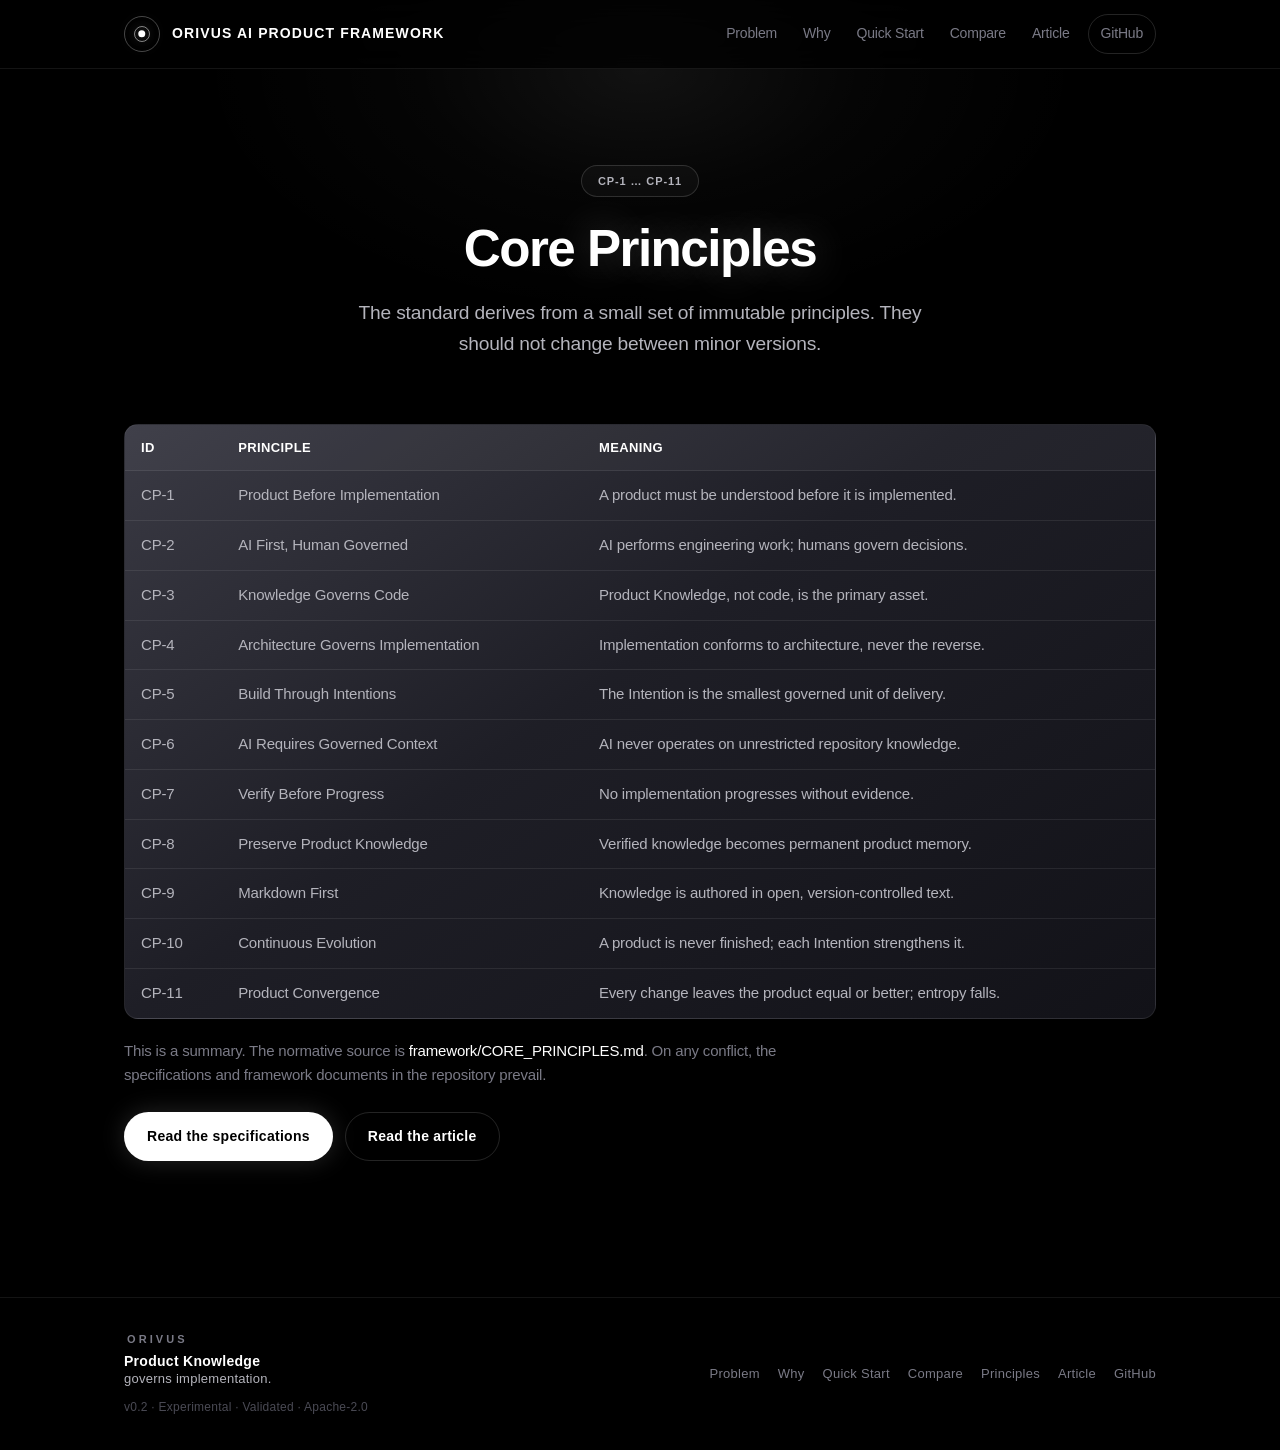
<file: docs/principles.html>
<!DOCTYPE html>
<html lang="en">
  <head>
    <meta charset="utf-8" />
    <meta name="viewport" content="width=device-width, initial-scale=1" />
    <title>Core Principles — Orivus AI Product Framework</title>
    <meta
      name="description"
      content="The immutable core principles (CP-1 through CP-11) of the Orivus AI Product Framework."
    />
    <link rel="canonical" href="https://orivus.github.io/orivus-ai-product-framework/principles.html" />
    <meta property="og:type" content="website" />
    <meta property="og:site_name" content="Orivus AI Product Framework" />
    <meta property="og:url" content="https://orivus.github.io/orivus-ai-product-framework/principles.html" />
    <meta property="og:title" content="Core Principles" />
    <meta
      property="og:description"
      content="The immutable core principles (CP-1 through CP-11) of the Orivus AI Product Framework."
    />
    <meta
      property="og:image"
      content="https://orivus.github.io/orivus-ai-product-framework/assets/og-image.png"
    />
    <meta property="og:image:width" content="1200" />
    <meta property="og:image:height" content="630" />
    <meta
      property="og:image:alt"
      content="Orivus.ai — Orivus AI Product Framework. Product Knowledge governs implementation."
    />
    <meta name="twitter:card" content="summary_large_image" />
    <meta name="twitter:title" content="Core Principles" />
    <meta
      name="twitter:description"
      content="The immutable core principles (CP-1 through CP-11) of the Orivus AI Product Framework."
    />
    <meta
      name="twitter:image"
      content="https://orivus.github.io/orivus-ai-product-framework/assets/og-image.png"
    />
    <meta
      name="twitter:image:alt"
      content="Orivus.ai — Orivus AI Product Framework. Product Knowledge governs implementation."
    />
    <link rel="icon" href="assets/orivus-logo.png" type="image/png" />
    <link rel="stylesheet" href="css/style.css" />
  </head>
  <body>
    <header class="site">
      <div class="wrap">
        <a class="brand" href="index.html">
          <span class="mark" aria-hidden="true"></span>
          <span class="label">Orivus AI Product Framework</span>
          <span class="label-short">Orivus</span>
        </a>
        <nav class="top">
          <a href="problem.html">Problem</a>
          <a href="why.html">Why</a>
          <a href="quickstart.html">Quick Start</a>
          <a href="comparison.html">Compare</a>
          <a href="article.html">Article</a>
          <a class="gh" href="https://github.com/orivus/orivus-ai-product-framework">GitHub</a>
        </nav>
      </div>
    </header>

    <main>
      <section class="hero" style="padding-bottom: 24px">
        <div class="wrap">
          <span class="eyebrow">CP-1 … CP-11</span>
          <h1>Core <span class="grad-text">Principles</span></h1>
          <p class="subtitle">
            The standard derives from a small set of immutable principles. They
            should not change between minor versions.
          </p>
        </div>
      </section>

      <section style="padding-top: 8px">
        <div class="wrap">
          <div class="table-wrap">
            <table>
              <thead>
                <tr>
                  <th>ID</th>
                  <th>Principle</th>
                  <th>Meaning</th>
                </tr>
              </thead>
              <tbody>
                <tr><td>CP-1</td><td>Product Before Implementation</td><td>A product must be understood before it is implemented.</td></tr>
                <tr><td>CP-2</td><td>AI First, Human Governed</td><td>AI performs engineering work; humans govern decisions.</td></tr>
                <tr><td>CP-3</td><td>Knowledge Governs Code</td><td>Product Knowledge, not code, is the primary asset.</td></tr>
                <tr><td>CP-4</td><td>Architecture Governs Implementation</td><td>Implementation conforms to architecture, never the reverse.</td></tr>
                <tr><td>CP-5</td><td>Build Through Intentions</td><td>The Intention is the smallest governed unit of delivery.</td></tr>
                <tr><td>CP-6</td><td>AI Requires Governed Context</td><td>AI never operates on unrestricted repository knowledge.</td></tr>
                <tr><td>CP-7</td><td>Verify Before Progress</td><td>No implementation progresses without evidence.</td></tr>
                <tr><td>CP-8</td><td>Preserve Product Knowledge</td><td>Verified knowledge becomes permanent product memory.</td></tr>
                <tr><td>CP-9</td><td>Markdown First</td><td>Knowledge is authored in open, version-controlled text.</td></tr>
                <tr><td>CP-10</td><td>Continuous Evolution</td><td>A product is never finished; each Intention strengthens it.</td></tr>
                <tr><td>CP-11</td><td>Product Convergence</td><td>Every change leaves the product equal or better; entropy falls.</td></tr>
              </tbody>
            </table>
          </div>

          <p class="note" style="margin-top: 20px; max-width: 720px">
            This is a summary. The normative source is
            <a
              href="https://github.com/orivus/orivus-ai-product-framework/blob/main/framework/CORE_PRINCIPLES.md"
              >framework/CORE_PRINCIPLES.md</a
            >. On any conflict, the specifications and framework documents in the
            repository prevail.
          </p>

          <div class="actions" style="margin-top: 24px">
            <a
              class="btn primary"
              href="https://github.com/orivus/orivus-ai-product-framework/tree/main/specifications"
              >Read the specifications</a
            >
            <a class="btn ghost" href="article.html">Read the article</a>
          </div>
        </div>
      </section>
    </main>

    <footer class="site">
      <div class="wrap footer-inner">
        <div class="footer-brand">
          <div class="brand-statement compact">
            <span class="brand-statement-mark">ORIVUS</span>
            <span class="brand-statement-line accent">Product Knowledge</span>
            <span class="brand-statement-line">governs implementation.</span>
          </div>
          <span class="footer-meta">v0.2 · Experimental · Validated · Apache-2.0</span>
        </div>
        <nav class="links" aria-label="Footer">
          <a href="problem.html">Problem</a>
          <a href="why.html">Why</a>
          <a href="quickstart.html">Quick Start</a>
          <a href="comparison.html">Compare</a>
          <a href="principles.html">Principles</a>
          <a href="article.html">Article</a>
          <a href="https://github.com/orivus/orivus-ai-product-framework">GitHub</a>
        </nav>
      </div>
    </footer>
  </body>
</html>
</file>
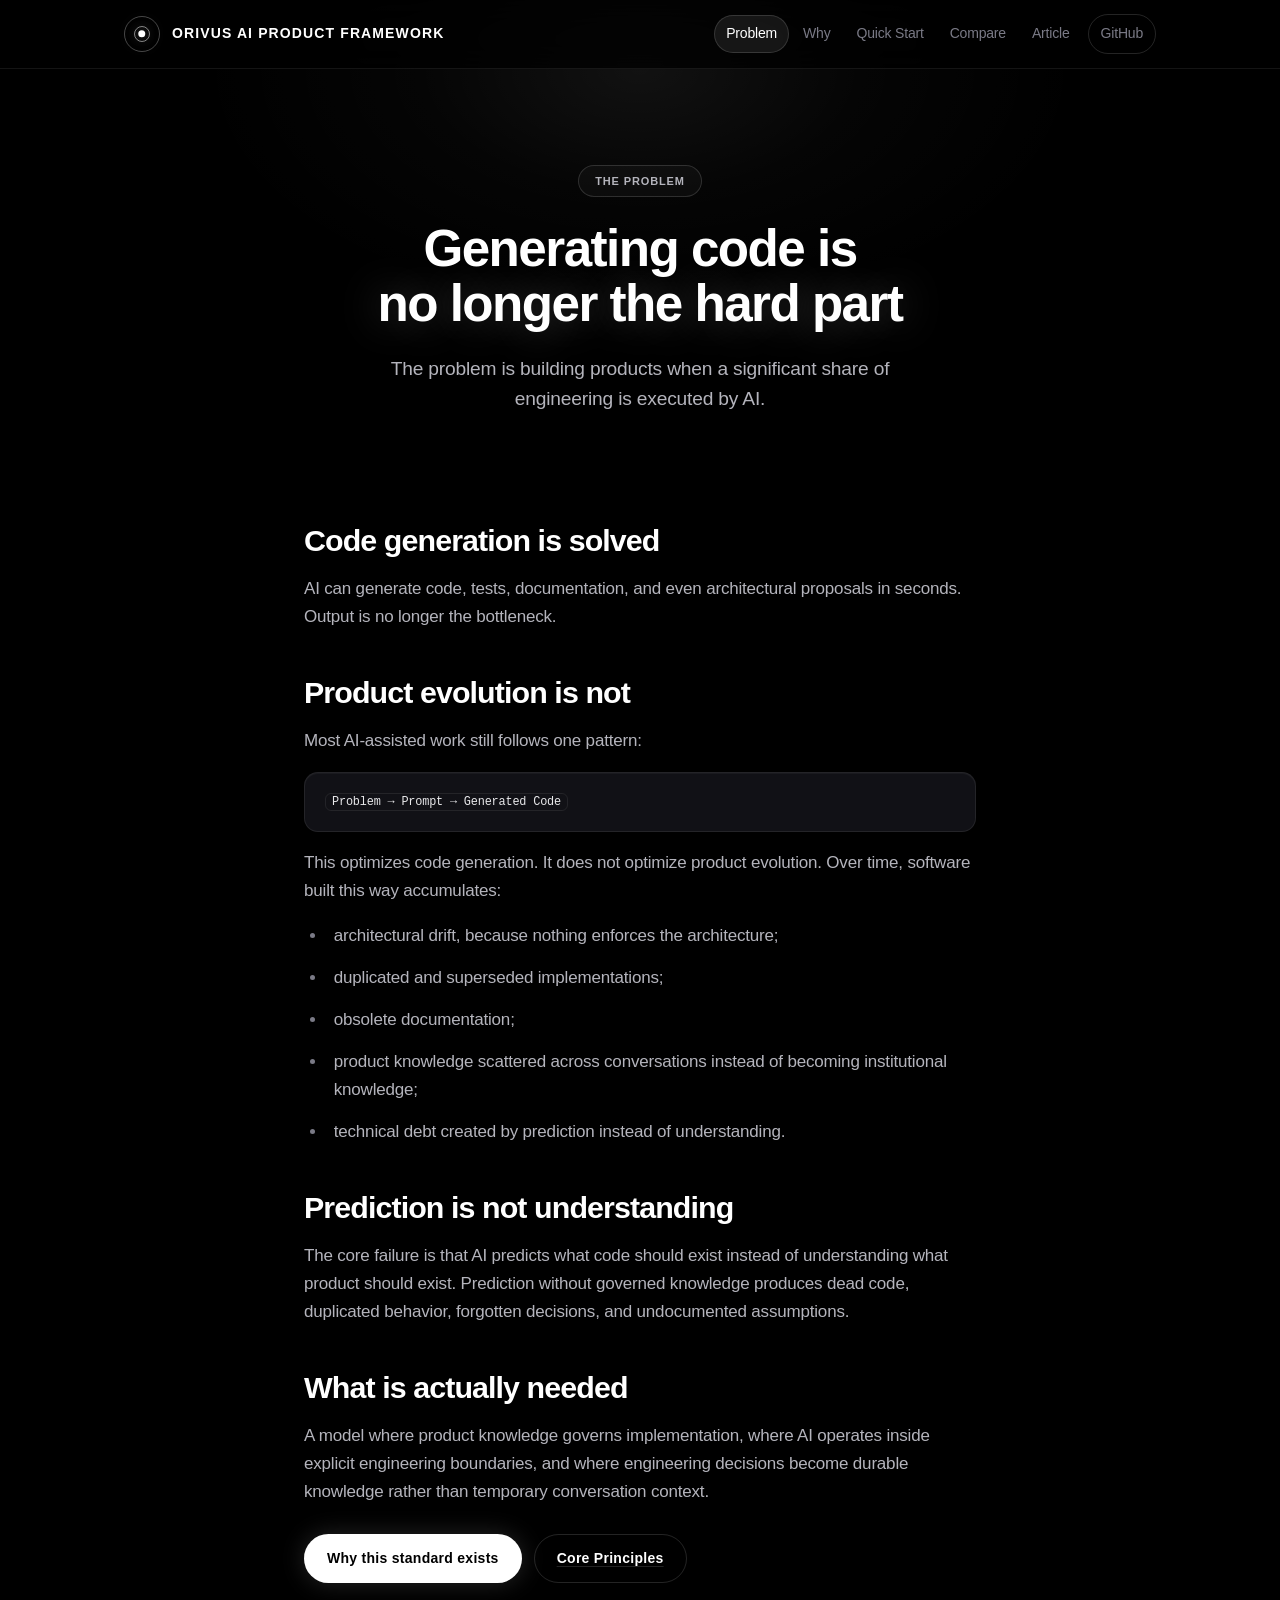
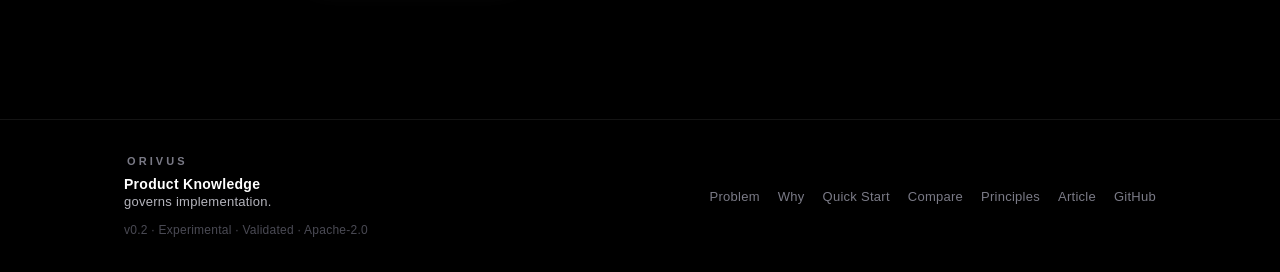
<file: docs/problem.html>
<!DOCTYPE html>
<html lang="en">
  <head>
    <meta charset="utf-8" />
    <meta name="viewport" content="width=device-width, initial-scale=1" />
    <title>The Problem — Orivus AI Product Framework</title>
    <meta
      name="description"
      content="The engineering problem of AI-native product development: generating code is easy; preserving product knowledge is not."
    />
    <link rel="canonical" href="https://orivus.github.io/orivus-ai-product-framework/problem.html" />
    <meta property="og:type" content="website" />
    <meta property="og:site_name" content="Orivus AI Product Framework" />
    <meta property="og:url" content="https://orivus.github.io/orivus-ai-product-framework/problem.html" />
    <meta property="og:title" content="The Problem" />
    <meta
      property="og:description"
      content="The engineering problem of AI-native product development: generating code is easy; preserving product knowledge is not."
    />
    <meta
      property="og:image"
      content="https://orivus.github.io/orivus-ai-product-framework/assets/og-image.png"
    />
    <meta property="og:image:width" content="1200" />
    <meta property="og:image:height" content="630" />
    <meta
      property="og:image:alt"
      content="Orivus.ai — Orivus AI Product Framework. Product Knowledge governs implementation."
    />
    <meta name="twitter:card" content="summary_large_image" />
    <meta name="twitter:title" content="The Problem" />
    <meta
      name="twitter:description"
      content="The engineering problem of AI-native product development: generating code is easy; preserving product knowledge is not."
    />
    <meta
      name="twitter:image"
      content="https://orivus.github.io/orivus-ai-product-framework/assets/og-image.png"
    />
    <meta
      name="twitter:image:alt"
      content="Orivus.ai — Orivus AI Product Framework. Product Knowledge governs implementation."
    />
    <link rel="icon" href="assets/orivus-logo.png" type="image/png" />
    <link rel="stylesheet" href="css/style.css" />
  </head>
  <body>
    <header class="site">
      <div class="wrap">
        <a class="brand" href="index.html">
          <span class="mark" aria-hidden="true"></span>
          <span class="label">Orivus AI Product Framework</span>
          <span class="label-short">Orivus</span>
        </a>
        <nav class="top">
          <a href="problem.html" class="active">Problem</a>
          <a href="why.html">Why</a>
          <a href="quickstart.html">Quick Start</a>
          <a href="comparison.html">Compare</a>
          <a href="article.html">Article</a>
          <a class="gh" href="https://github.com/orivus/orivus-ai-product-framework">GitHub</a>
        </nav>
      </div>
    </header>

    <main>
      <section class="hero" style="padding-bottom: 24px">
        <div class="wrap">
          <span class="eyebrow">The Problem</span>
          <h1>Generating code is<br /><span class="grad-text">no longer the hard part</span></h1>
          <p class="subtitle">
            The problem is building products when a significant share of
            engineering is executed by AI.
          </p>
        </div>
      </section>

      <section style="padding-top: 8px">
        <div class="wrap prose">
          <h2>Code generation is solved</h2>
          <p>
            AI can generate code, tests, documentation, and even architectural
            proposals in seconds. Output is no longer the bottleneck.
          </p>

          <h2>Product evolution is not</h2>
          <p>Most AI-assisted work still follows one pattern:</p>
          <pre><code>Problem → Prompt → Generated Code</code></pre>
          <p>
            This optimizes code generation. It does not optimize product
            evolution. Over time, software built this way accumulates:
          </p>
          <ul>
            <li>architectural drift, because nothing enforces the architecture;</li>
            <li>duplicated and superseded implementations;</li>
            <li>obsolete documentation;</li>
            <li>
              product knowledge scattered across conversations instead of
              becoming institutional knowledge;
            </li>
            <li>technical debt created by prediction instead of understanding.</li>
          </ul>

          <h2>Prediction is not understanding</h2>
          <p>
            The core failure is that AI predicts what code should exist instead
            of understanding what product should exist. Prediction without
            governed knowledge produces dead code, duplicated behavior, forgotten
            decisions, and undocumented assumptions.
          </p>

          <h2>What is actually needed</h2>
          <p>
            A model where product knowledge governs implementation, where AI
            operates inside explicit engineering boundaries, and where
            engineering decisions become durable knowledge rather than temporary
            conversation context.
          </p>

          <div class="actions" style="margin-top: 28px">
            <a class="btn primary" href="why.html">Why this standard exists</a>
            <a class="btn ghost" href="principles.html">Core Principles</a>
          </div>
        </div>
      </section>
    </main>

    <footer class="site">
      <div class="wrap footer-inner">
        <div class="footer-brand">
          <div class="brand-statement compact">
            <span class="brand-statement-mark">ORIVUS</span>
            <span class="brand-statement-line accent">Product Knowledge</span>
            <span class="brand-statement-line">governs implementation.</span>
          </div>
          <span class="footer-meta">v0.2 · Experimental · Validated · Apache-2.0</span>
        </div>
        <nav class="links" aria-label="Footer">
          <a href="problem.html">Problem</a>
          <a href="why.html">Why</a>
          <a href="quickstart.html">Quick Start</a>
          <a href="comparison.html">Compare</a>
          <a href="principles.html">Principles</a>
          <a href="article.html">Article</a>
          <a href="https://github.com/orivus/orivus-ai-product-framework">GitHub</a>
        </nav>
      </div>
    </footer>
  </body>
</html>
</file>
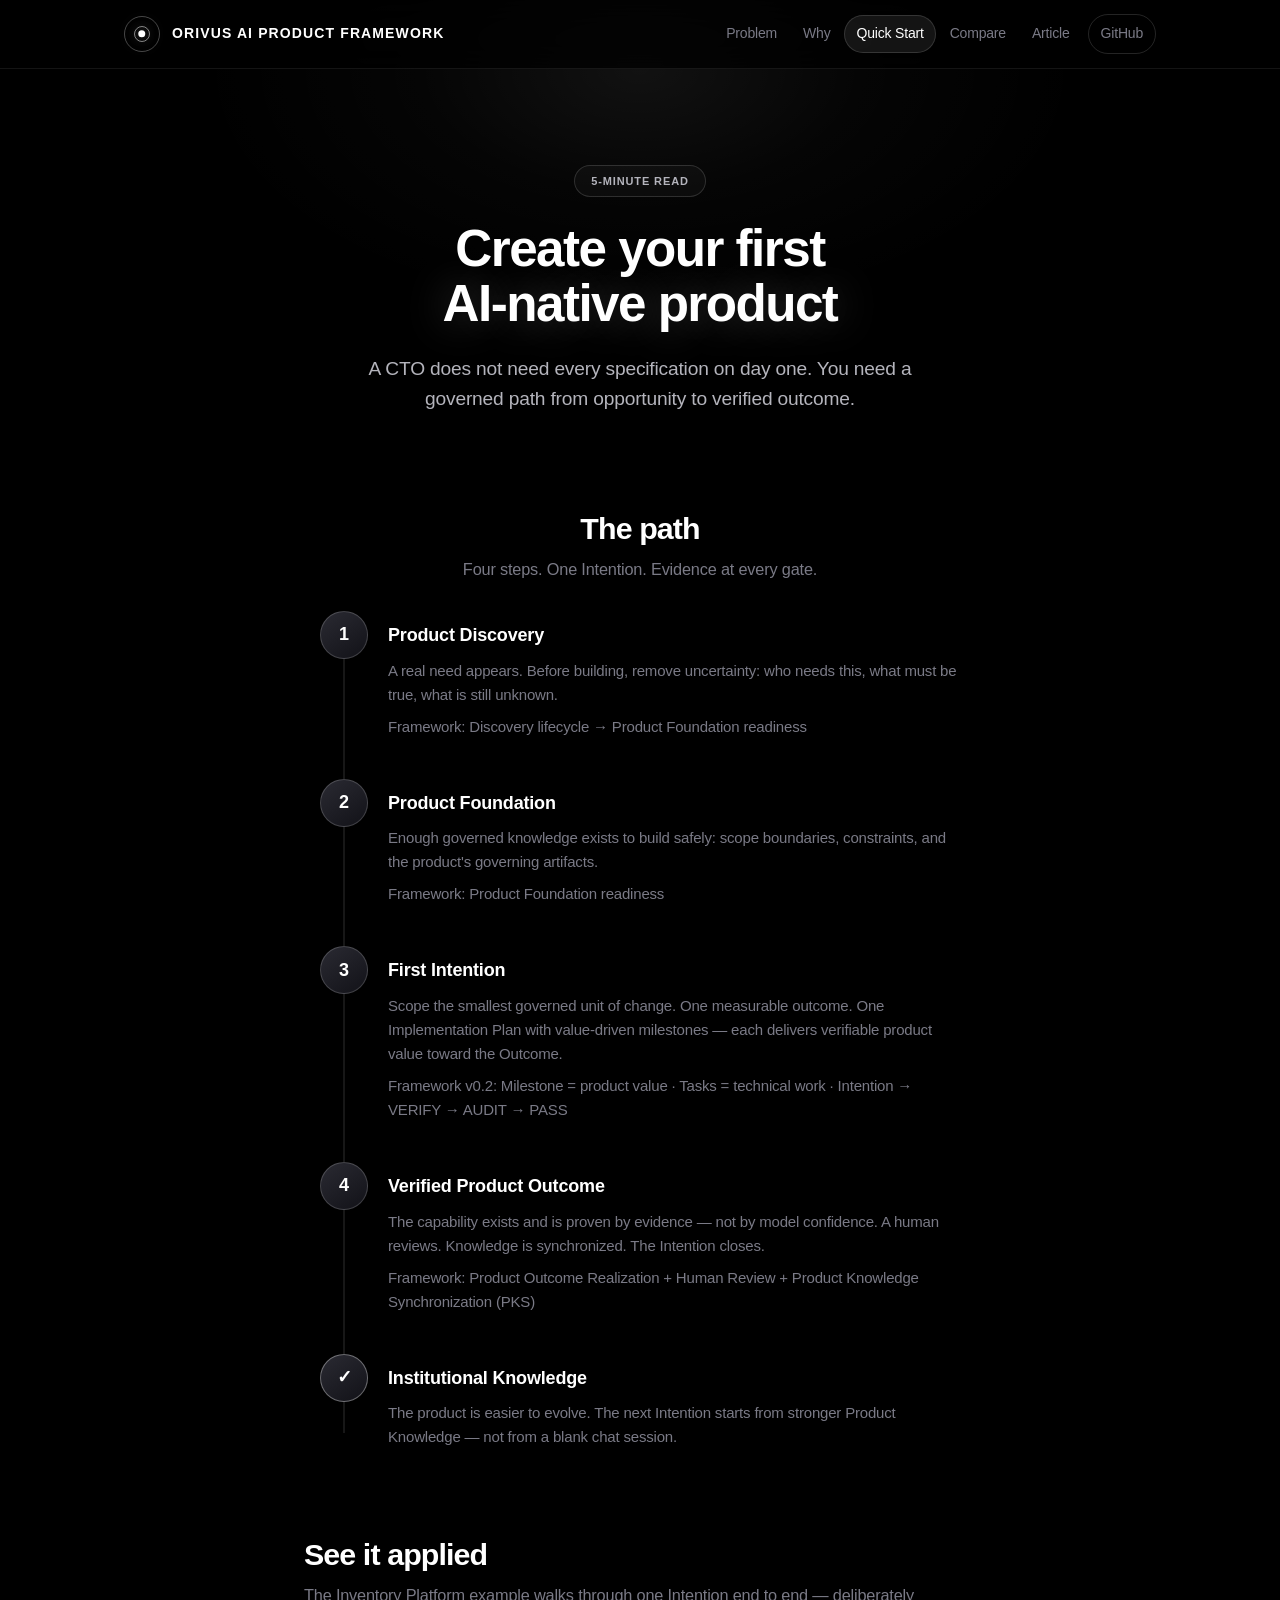
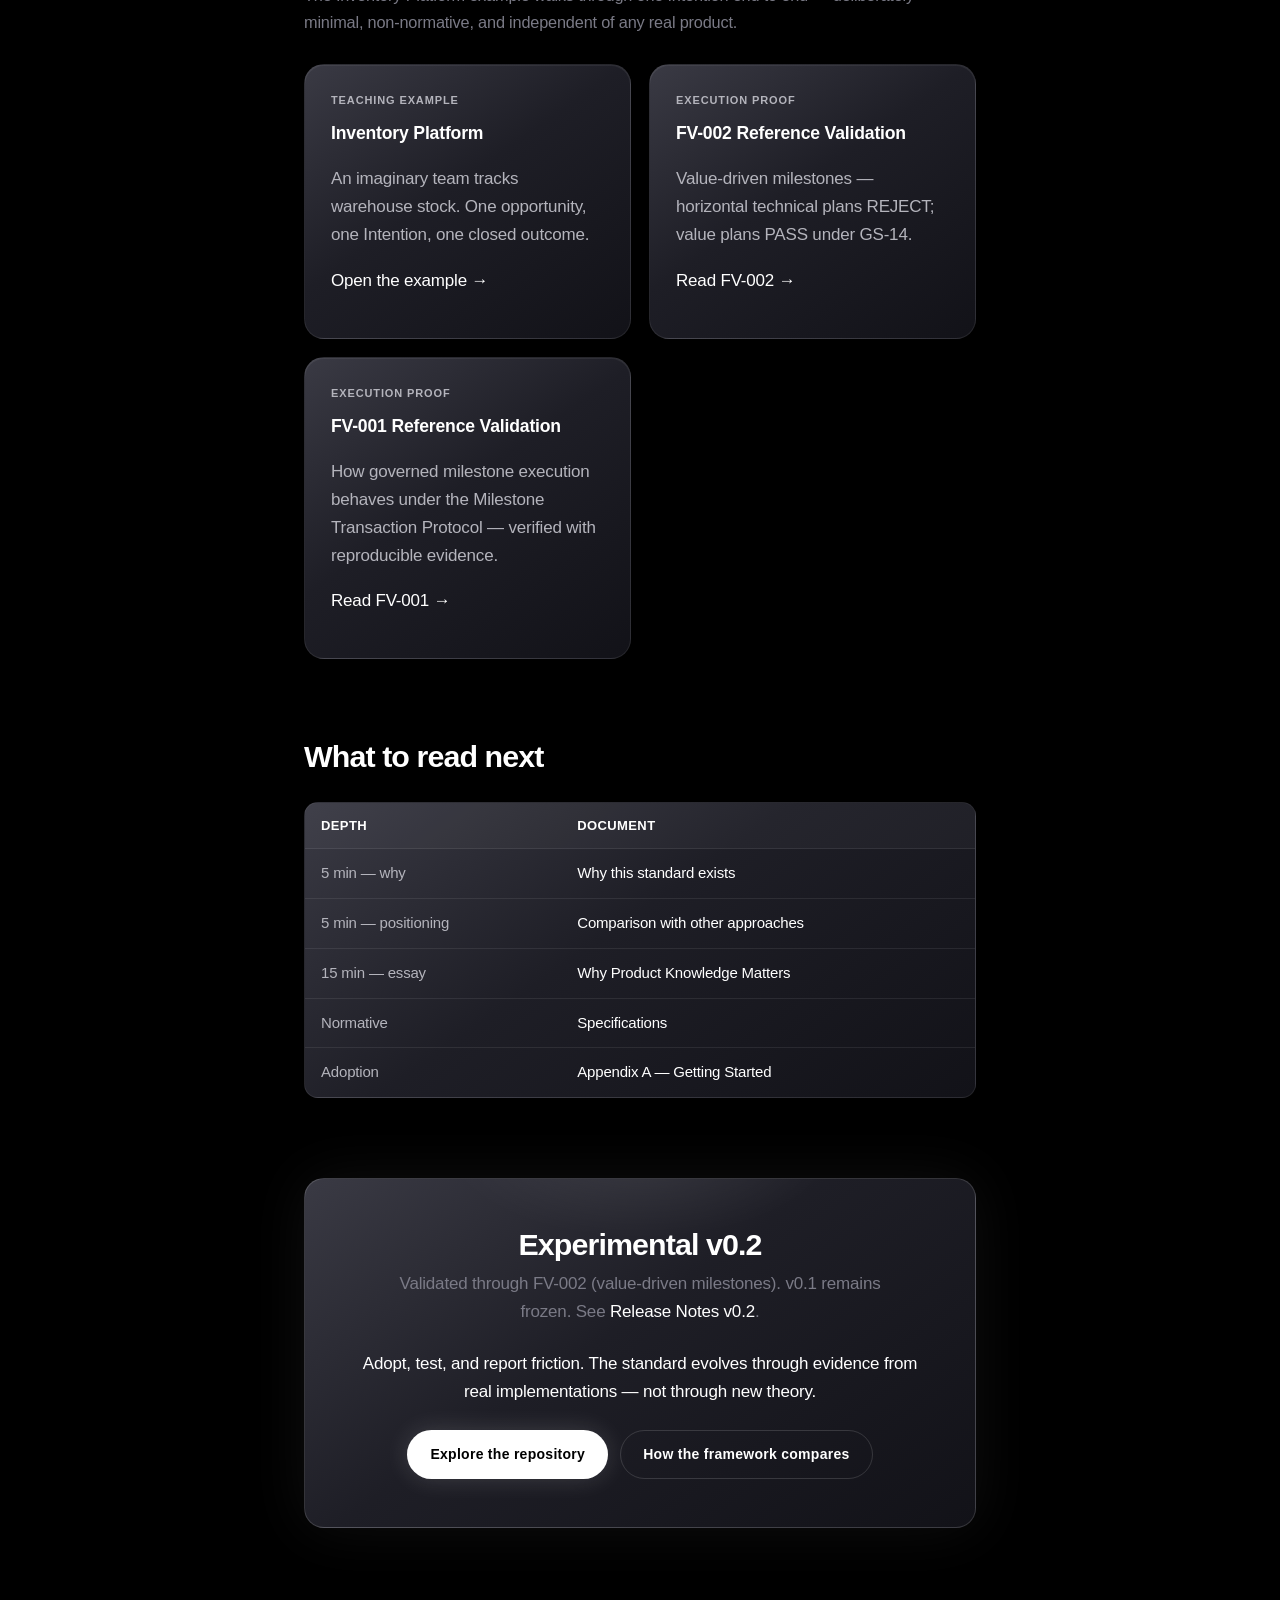
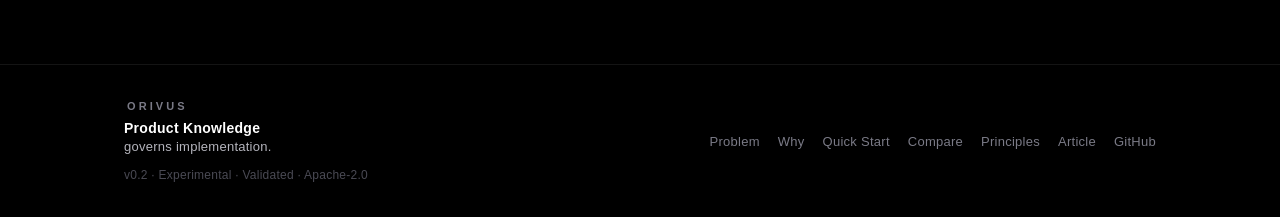
<file: docs/quickstart.html>
<!DOCTYPE html>
<html lang="en">
  <head>
    <meta charset="utf-8" />
    <meta name="viewport" content="width=device-width, initial-scale=1" />
    <title>Quick Start — Orivus AI Product Framework</title>
    <meta
      name="description"
      content="Create your first AI-native product in five minutes: Discovery, Foundation, Intention, Outcome."
    />
    <link rel="canonical" href="https://orivus.github.io/orivus-ai-product-framework/quickstart.html" />
    <meta property="og:type" content="website" />
    <meta property="og:site_name" content="Orivus AI Product Framework" />
    <meta property="og:url" content="https://orivus.github.io/orivus-ai-product-framework/quickstart.html" />
    <meta property="og:title" content="Quick Start" />
    <meta
      property="og:description"
      content="Create your first AI-native product in five minutes: Discovery, Foundation, Intention, Outcome."
    />
    <meta
      property="og:image"
      content="https://orivus.github.io/orivus-ai-product-framework/assets/og-image.png"
    />
    <meta property="og:image:width" content="1200" />
    <meta property="og:image:height" content="630" />
    <meta
      property="og:image:alt"
      content="Orivus.ai — Orivus AI Product Framework. Product Knowledge governs implementation."
    />
    <meta name="twitter:card" content="summary_large_image" />
    <meta name="twitter:title" content="Quick Start" />
    <meta
      name="twitter:description"
      content="Create your first AI-native product in five minutes: Discovery, Foundation, Intention, Outcome."
    />
    <meta
      name="twitter:image"
      content="https://orivus.github.io/orivus-ai-product-framework/assets/og-image.png"
    />
    <meta
      name="twitter:image:alt"
      content="Orivus.ai — Orivus AI Product Framework. Product Knowledge governs implementation."
    />
    <link rel="icon" href="assets/orivus-logo.png" type="image/png" />
    <link rel="stylesheet" href="css/style.css" />
  </head>
  <body>
    <header class="site">
      <div class="wrap">
        <a class="brand" href="index.html">
          <span class="mark" aria-hidden="true"></span>
          <span class="label">Orivus AI Product Framework</span>
          <span class="label-short">Orivus</span>
        </a>
        <nav class="top">
          <a href="problem.html">Problem</a>
          <a href="why.html">Why</a>
          <a href="quickstart.html" class="active">Quick Start</a>
          <a href="comparison.html">Compare</a>
          <a href="article.html">Article</a>
          <a class="gh" href="https://github.com/orivus/orivus-ai-product-framework">GitHub</a>
        </nav>
      </div>
    </header>

    <main>
      <section class="hero" style="padding-bottom: 24px">
        <div class="wrap">
          <span class="eyebrow">5-minute read</span>
          <h1>Create your first<br /><span class="grad-text">AI-native product</span></h1>
          <p class="subtitle measure">
            A CTO does not need every specification on day one. You need a governed
            path from opportunity to verified outcome.
          </p>
        </div>
      </section>

      <section>
        <div class="wrap">
          <div class="section-head center">
            <h2>The path</h2>
            <p>Four steps. One Intention. Evidence at every gate.</p>
          </div>

          <div class="qs-steps">
            <div class="qs-step">
              <div class="qs-num">1</div>
              <div class="qs-body">
                <h3>Product Discovery</h3>
                <p>
                  A real need appears. Before building, remove uncertainty: who
                  needs this, what must be true, what is still unknown.
                </p>
                <p class="note">
                  Framework: Discovery lifecycle → Product Foundation readiness
                </p>
              </div>
            </div>
            <div class="qs-step">
              <div class="qs-num">2</div>
              <div class="qs-body">
                <h3>Product Foundation</h3>
                <p>
                  Enough governed knowledge exists to build safely: scope boundaries,
                  constraints, and the product's governing artifacts.
                </p>
                <p class="note">Framework: Product Foundation readiness</p>
              </div>
            </div>
            <div class="qs-step">
              <div class="qs-num">3</div>
              <div class="qs-body">
                <h3>First Intention</h3>
                <p>
                  Scope the smallest governed unit of change. One measurable outcome.
                  One Implementation Plan with value-driven milestones — each
                  delivers verifiable product value toward the Outcome.
                </p>
                <p class="note">
                  Framework v0.2: Milestone = product value · Tasks = technical work
                  · Intention → VERIFY → AUDIT → PASS
                </p>
              </div>
            </div>
            <div class="qs-step">
              <div class="qs-num">4</div>
              <div class="qs-body">
                <h3>Verified Product Outcome</h3>
                <p>
                  The capability exists and is proven by evidence — not by model
                  confidence. A human reviews. Knowledge is synchronized. The
                  Intention closes.
                </p>
                <p class="note">
                  Framework: Product Outcome Realization + Human Review + Product
                  Knowledge Synchronization (PKS)
                </p>
              </div>
            </div>
            <div class="qs-step done">
              <div class="qs-num">✓</div>
              <div class="qs-body">
                <h3>Institutional Knowledge</h3>
                <p>
                  The product is easier to evolve. The next Intention starts from
                  stronger Product Knowledge — not from a blank chat session.
                </p>
              </div>
            </div>
          </div>
        </div>
      </section>

      <section>
        <div class="wrap measure">
          <div class="section-head">
            <h2>See it applied</h2>
            <p>
              The Inventory Platform example walks through one Intention end to end —
              deliberately minimal, non-normative, and independent of any real product.
            </p>
          </div>
          <div class="grid cols-2">
            <div class="card hoverable">
              <div class="k">Teaching example</div>
              <h3>Inventory Platform</h3>
              <p>
                An imaginary team tracks warehouse stock. One opportunity, one
                Intention, one closed outcome.
              </p>
              <p style="margin-top: 14px">
                <a
                  href="https://github.com/orivus/orivus-ai-product-framework/tree/main/examples/inventory-platform"
                  >Open the example →</a
                >
              </p>
            </div>
            <div class="card hoverable">
              <div class="k">Execution proof</div>
              <h3>FV-002 Reference Validation</h3>
              <p>
                Value-driven milestones — horizontal technical plans REJECT;
                value plans PASS under GS-14.
              </p>
              <p style="margin-top: 14px">
                <a
                  href="https://github.com/orivus/orivus-ai-product-framework/tree/main/validation/FV-002-value-driven-milestones"
                  >Read FV-002 →</a
                >
              </p>
            </div>
            <div class="card hoverable">
              <div class="k">Execution proof</div>
              <h3>FV-001 Reference Validation</h3>
              <p>
                How governed milestone execution behaves under the Milestone
                Transaction Protocol — verified with reproducible evidence.
              </p>
              <p style="margin-top: 14px">
                <a
                  href="https://github.com/orivus/orivus-ai-product-framework/tree/main/validation/FV-001-sequential-milestone-loop"
                  >Read FV-001 →</a
                >
              </p>
            </div>
          </div>
        </div>
      </section>

      <section>
        <div class="wrap measure">
          <div class="section-head">
            <h2>What to read next</h2>
          </div>
          <div class="table-wrap">
            <table>
              <thead>
                <tr>
                  <th>Depth</th>
                  <th>Document</th>
                </tr>
              </thead>
              <tbody>
                <tr>
                  <td>5 min — why</td>
                  <td><a href="why.html">Why this standard exists</a></td>
                </tr>
                <tr>
                  <td>5 min — positioning</td>
                  <td><a href="comparison.html">Comparison with other approaches</a></td>
                </tr>
                <tr>
                  <td>15 min — essay</td>
                  <td><a href="article.html">Why Product Knowledge Matters</a></td>
                </tr>
                <tr>
                  <td>Normative</td>
                  <td>
                    <a
                      href="https://github.com/orivus/orivus-ai-product-framework/tree/main/specifications"
                      >Specifications</a
                    >
                  </td>
                </tr>
                <tr>
                  <td>Adoption</td>
                  <td>
                    <a
                      href="https://github.com/orivus/orivus-ai-product-framework/blob/main/appendices/APPENDIX_A_GETTING_STARTED.md"
                      >Appendix A — Getting Started</a
                    >
                  </td>
                </tr>
              </tbody>
            </table>
          </div>
        </div>
      </section>

      <section>
        <div class="wrap measure">
          <div class="cta-band">
            <h2>Experimental v0.2</h2>
            <p>
              Validated through FV-002 (value-driven milestones). v0.1 remains
              frozen. See
              <a href="https://github.com/orivus/orivus-ai-product-framework/blob/main/RELEASE-NOTES-v0.2.md"
                >Release Notes v0.2</a
              >.
            </p>
              Adopt, test, and report friction. The standard evolves through
              evidence from real implementations — not through new theory.
            </p>
            <div class="actions" style="justify-content: center">
              <a
                class="btn primary"
                href="https://github.com/orivus/orivus-ai-product-framework"
                >Explore the repository</a
              >
              <a class="btn ghost" href="comparison.html">How the framework compares</a>
            </div>
          </div>
        </div>
      </section>
    </main>

    <footer class="site">
      <div class="wrap footer-inner">
        <div class="footer-brand">
          <div class="brand-statement compact">
            <span class="brand-statement-mark">ORIVUS</span>
            <span class="brand-statement-line accent">Product Knowledge</span>
            <span class="brand-statement-line">governs implementation.</span>
          </div>
          <span class="footer-meta">v0.2 · Experimental · Validated · Apache-2.0</span>
        </div>
        <nav class="links" aria-label="Footer">
          <a href="problem.html">Problem</a>
          <a href="why.html">Why</a>
          <a href="quickstart.html">Quick Start</a>
          <a href="comparison.html">Compare</a>
          <a href="principles.html">Principles</a>
          <a href="article.html">Article</a>
          <a href="https://github.com/orivus/orivus-ai-product-framework">GitHub</a>
        </nav>
      </div>
    </footer>
  </body>
</html>
</file>
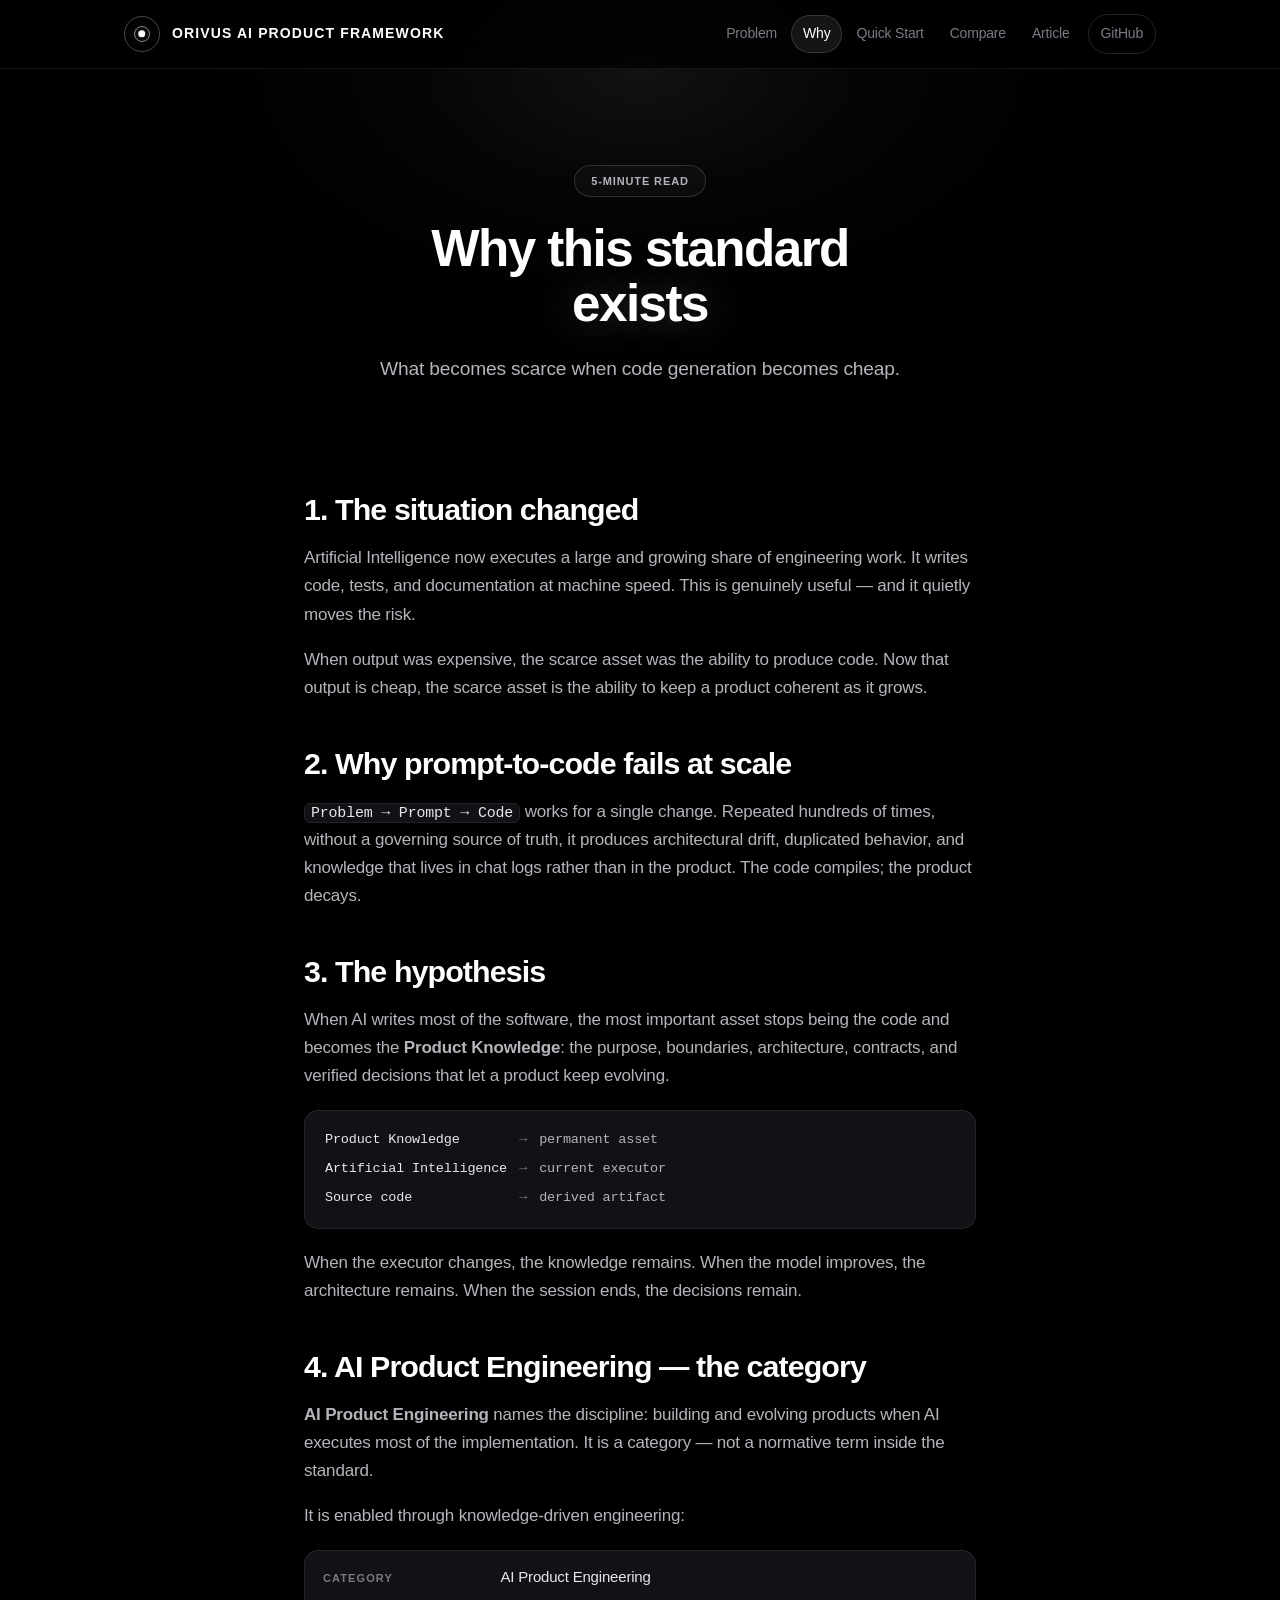
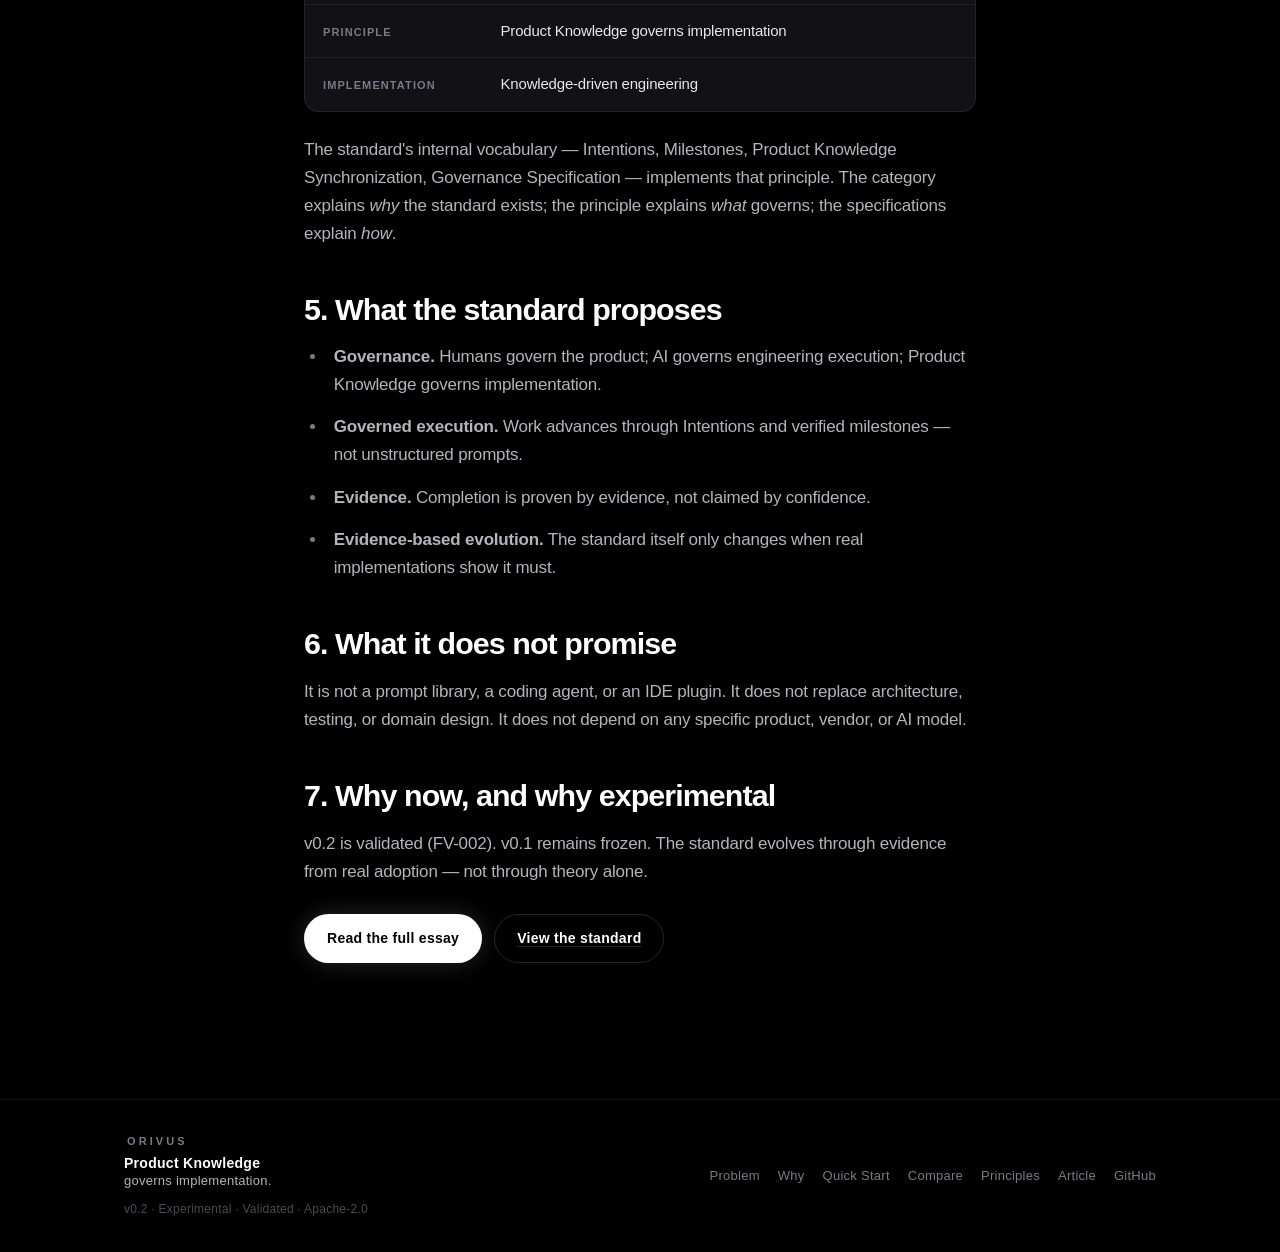
<file: docs/why.html>
<!DOCTYPE html>
<html lang="en">
  <head>
    <meta charset="utf-8" />
    <meta name="viewport" content="width=device-width, initial-scale=1" />
    <title>Why This Standard Exists — Orivus AI Product Framework</title>
    <meta
      name="description"
      content="Why an open standard for AI Product Engineering is needed, and what it does and does not promise."
    />
    <link rel="canonical" href="https://orivus.github.io/orivus-ai-product-framework/why.html" />
    <meta property="og:type" content="website" />
    <meta property="og:site_name" content="Orivus AI Product Framework" />
    <meta property="og:url" content="https://orivus.github.io/orivus-ai-product-framework/why.html" />
    <meta property="og:title" content="Why This Standard Exists" />
    <meta
      property="og:description"
      content="Why an open standard for AI Product Engineering is needed, and what it does and does not promise."
    />
    <meta
      property="og:image"
      content="https://orivus.github.io/orivus-ai-product-framework/assets/og-image.png"
    />
    <meta property="og:image:width" content="1200" />
    <meta property="og:image:height" content="630" />
    <meta
      property="og:image:alt"
      content="Orivus.ai — Orivus AI Product Framework. Product Knowledge governs implementation."
    />
    <meta name="twitter:card" content="summary_large_image" />
    <meta name="twitter:title" content="Why This Standard Exists" />
    <meta
      name="twitter:description"
      content="Why an open standard for AI Product Engineering is needed, and what it does and does not promise."
    />
    <meta
      name="twitter:image"
      content="https://orivus.github.io/orivus-ai-product-framework/assets/og-image.png"
    />
    <meta
      name="twitter:image:alt"
      content="Orivus.ai — Orivus AI Product Framework. Product Knowledge governs implementation."
    />
    <link rel="icon" href="assets/orivus-logo.png" type="image/png" />
    <link rel="stylesheet" href="css/style.css" />
  </head>
  <body>
    <header class="site">
      <div class="wrap">
        <a class="brand" href="index.html">
          <span class="mark" aria-hidden="true"></span>
          <span class="label">Orivus AI Product Framework</span>
          <span class="label-short">Orivus</span>
        </a>
        <nav class="top">
          <a href="problem.html">Problem</a>
          <a href="why.html" class="active">Why</a>
          <a href="quickstart.html">Quick Start</a>
          <a href="comparison.html">Compare</a>
          <a href="article.html">Article</a>
          <a class="gh" href="https://github.com/orivus/orivus-ai-product-framework">GitHub</a>
        </nav>
      </div>
    </header>

    <main>
      <section class="hero" style="padding-bottom: 24px">
        <div class="wrap">
          <span class="eyebrow">5-minute read</span>
          <h1>Why this standard<br /><span class="grad-text">exists</span></h1>
          <p class="subtitle">
            What becomes scarce when code generation becomes cheap.
          </p>
        </div>
      </section>

      <section style="padding-top: 8px">
        <div class="wrap prose">
          <h2>1. The situation changed</h2>
          <p>
            Artificial Intelligence now executes a large and growing share of
            engineering work. It writes code, tests, and documentation at machine
            speed. This is genuinely useful — and it quietly moves the risk.
          </p>
          <p>
            When output was expensive, the scarce asset was the ability to
            produce code. Now that output is cheap, the scarce asset is the
            ability to keep a product coherent as it grows.
          </p>

          <h2>2. Why prompt-to-code fails at scale</h2>
          <p>
            <code>Problem → Prompt → Code</code> works for a single change.
            Repeated hundreds of times, without a governing source of truth, it
            produces architectural drift, duplicated behavior, and knowledge that
            lives in chat logs rather than in the product. The code compiles; the
            product decays.
          </p>

          <h2>3. The hypothesis</h2>
          <p>
            When AI writes most of the software, the most important asset stops
            being the code and becomes the <strong>Product Knowledge</strong>:
            the purpose, boundaries, architecture, contracts, and verified
            decisions that let a product keep evolving.
          </p>
          <div class="keylines" aria-label="Product Knowledge hierarchy">
            <div class="line">
              <span class="label">Product Knowledge</span>
              <span class="arrow">→</span>
              <span class="value">permanent asset</span>
            </div>
            <div class="line">
              <span class="label">Artificial Intelligence</span>
              <span class="arrow">→</span>
              <span class="value">current executor</span>
            </div>
            <div class="line">
              <span class="label">Source code</span>
              <span class="arrow">→</span>
              <span class="value">derived artifact</span>
            </div>
          </div>
          <p>
            When the executor changes, the knowledge remains. When the model
            improves, the architecture remains. When the session ends, the
            decisions remain.
          </p>

          <h2>4. AI Product Engineering — the category</h2>
          <p>
            <strong>AI Product Engineering</strong> names the discipline: building
            and evolving products when AI executes most of the implementation. It
            is a category — not a normative term inside the standard.
          </p>
          <p>It is enabled through knowledge-driven engineering:</p>
          <div class="category-stack" aria-label="Category, principle, implementation">
            <div class="category-row">
              <div class="category-label">Category</div>
              <div class="category-desc">AI Product Engineering</div>
            </div>
            <div class="category-row">
              <div class="category-label">Principle</div>
              <div class="category-desc">Product Knowledge governs implementation</div>
            </div>
            <div class="category-row">
              <div class="category-label">Implementation</div>
              <div class="category-desc">Knowledge-driven engineering</div>
            </div>
          </div>
          <p>
            The standard's internal vocabulary — Intentions, Milestones, Product
            Knowledge Synchronization, Governance Specification — implements that
            principle. The category explains <em>why</em> the standard exists; the
            principle explains <em>what</em> governs; the specifications explain
            <em>how</em>.
          </p>

          <h2>5. What the standard proposes</h2>
          <ul>
            <li>
              <strong>Governance.</strong> Humans govern the product; AI governs
              engineering execution; Product Knowledge governs implementation.
            </li>
            <li>
              <strong>Governed execution.</strong> Work advances through
              Intentions and verified milestones — not unstructured prompts.
            </li>
            <li>
              <strong>Evidence.</strong> Completion is proven by evidence, not
              claimed by confidence.
            </li>
            <li>
              <strong>Evidence-based evolution.</strong> The standard itself only
              changes when real implementations show it must.
            </li>
          </ul>

          <h2>6. What it does not promise</h2>
          <p>
            It is not a prompt library, a coding agent, or an IDE plugin. It does
            not replace architecture, testing, or domain design. It does not
            depend on any specific product, vendor, or AI model.
          </p>

          <h2>7. Why now, and why experimental</h2>
          <p>
            v0.2 is validated (FV-002). v0.1 remains frozen. The standard evolves
            through evidence from real adoption — not through theory alone.
          </p>

          <div class="actions" style="margin-top: 28px">
            <a class="btn primary" href="article.html">Read the full essay</a>
            <a
              class="btn ghost"
              href="https://github.com/orivus/orivus-ai-product-framework"
              >View the standard</a
            >
          </div>
        </div>
      </section>
    </main>

    <footer class="site">
      <div class="wrap footer-inner">
        <div class="footer-brand">
          <div class="brand-statement compact">
            <span class="brand-statement-mark">ORIVUS</span>
            <span class="brand-statement-line accent">Product Knowledge</span>
            <span class="brand-statement-line">governs implementation.</span>
          </div>
          <span class="footer-meta">v0.2 · Experimental · Validated · Apache-2.0</span>
        </div>
        <nav class="links" aria-label="Footer">
          <a href="problem.html">Problem</a>
          <a href="why.html">Why</a>
          <a href="quickstart.html">Quick Start</a>
          <a href="comparison.html">Compare</a>
          <a href="principles.html">Principles</a>
          <a href="article.html">Article</a>
          <a href="https://github.com/orivus/orivus-ai-product-framework">GitHub</a>
        </nav>
      </div>
    </footer>
  </body>
</html>
</file>
<file: docs/css/style.css>
/* ============================================================
   Orivus AI Product Framework — website
   Brand-aligned: dark-first, black / white / metallic grey,
   circular glow motifs from the Orivus identity.
   ============================================================ */

:root {
  /* Orivus palette — derived from brand logo */
  --black: #000000;
  --white: #ffffff;
  --grey-100: #e8e8ea;
  --grey-200: #b4b4bc;
  --grey-300: #7a7a86;
  --grey-400: #4a4a54;
  --grey-500: #2a2a32;
  --grey-600: #1a1a20;
  --grey-700: #111116;
  --grey-800: #0a0a0d;

  --bg: var(--black);
  --bg-soft: var(--grey-800);
  --bg-elev: var(--grey-700);
  --fg: var(--white);
  --fg-soft: var(--grey-100);
  --muted: var(--grey-300);
  --border: rgba(255, 255, 255, 0.08);
  --border-strong: rgba(255, 255, 255, 0.14);
  --code-bg: var(--grey-700);
  --code-fg: var(--grey-100);

  /* Accent = luminous white (logo core glow), not purple */
  --accent: var(--white);
  --accent-soft: rgba(255, 255, 255, 0.06);
  --accent-ring: rgba(255, 255, 255, 0.22);
  --glow: rgba(255, 255, 255, 0.35);

  --metallic: linear-gradient(
    145deg,
    #3a3a44 0%,
    #1e1e26 45%,
    #121218 100%
  );
  --metallic-border: linear-gradient(
    145deg,
    rgba(255, 255, 255, 0.18),
    rgba(255, 255, 255, 0.04)
  );

  --shadow-sm: 0 1px 2px rgba(0, 0, 0, 0.6);
  --shadow-md: 0 12px 40px rgba(0, 0, 0, 0.55);
  --shadow-lg: 0 32px 80px rgba(0, 0, 0, 0.7);
  --shadow-glow: 0 0 60px rgba(255, 255, 255, 0.06);

  --radius: 14px;
  --radius-lg: 20px;
  --radius-full: 999px;
  --max: 1080px;
  --measure: 720px;

  --font: -apple-system, BlinkMacSystemFont, "Segoe UI", Roboto, Helvetica,
    Arial, sans-serif;
  --mono: ui-monospace, "SF Mono", SFMono-Regular, Menlo, Consolas, monospace;

  --tracking-wide: 0.08em;
  --tracking-tight: -0.03em;
}

* {
  box-sizing: border-box;
}

html {
  scroll-behavior: smooth;
  -webkit-text-size-adjust: 100%;
  color-scheme: dark;
}

body {
  margin: 0;
  background: var(--bg);
  color: var(--fg);
  font-family: var(--font);
  font-size: 17px;
  line-height: 1.65;
  letter-spacing: -0.011em;
  -webkit-font-smoothing: antialiased;
  text-rendering: optimizeLegibility;
}

/* Ambient orb — echoes logo center glow */
body::before {
  content: "";
  position: fixed;
  top: -20%;
  left: 50%;
  transform: translateX(-50%);
  width: min(900px, 120vw);
  height: 500px;
  background: radial-gradient(
    ellipse at center,
    rgba(255, 255, 255, 0.07) 0%,
    rgba(255, 255, 255, 0.02) 35%,
    transparent 70%
  );
  pointer-events: none;
  z-index: 0;
}

.wrap {
  width: 100%;
  max-width: var(--max);
  margin: 0 auto;
  padding: 0 24px;
  position: relative;
  z-index: 1;
}

.measure {
  max-width: var(--measure);
}

/* ---------- Header ---------- */
header.site {
  position: sticky;
  top: 0;
  z-index: 50;
  background: rgba(0, 0, 0, 0.75);
  backdrop-filter: saturate(140%) blur(16px);
  -webkit-backdrop-filter: saturate(140%) blur(16px);
  border-bottom: 1px solid var(--border);
}

header.site .wrap {
  display: flex;
  align-items: center;
  justify-content: space-between;
  min-height: 68px;
  gap: 16px;
}

.brand {
  display: inline-flex;
  align-items: center;
  gap: 12px;
  font-weight: 600;
  font-size: 14px;
  letter-spacing: var(--tracking-wide);
  text-transform: uppercase;
  text-decoration: none;
  color: var(--fg);
  white-space: nowrap;
}

.brand img {
  width: 36px;
  height: 36px;
  object-fit: contain;
  flex: none;
}

/* Orivus orb — concentric rings + glowing core (header + hero) */
.brand .mark,
.hero-orb {
  position: relative;
  border-radius: 50%;
  border: 1.5px solid rgba(255, 255, 255, 0.28);
  flex: none;
  background: transparent;
  box-shadow: none;
}

.brand .mark {
  width: 36px;
  height: 36px;
}

.brand .mark::before,
.hero-orb::before {
  content: "";
  position: absolute;
  inset: 26%;
  border-radius: 50%;
  border: 1px solid rgba(255, 255, 255, 0.5);
}

.brand .mark::after,
.hero-orb::after {
  content: "";
  position: absolute;
  top: 50%;
  left: 50%;
  width: 22%;
  height: 22%;
  transform: translate(-50%, -50%);
  border-radius: 50%;
  background: var(--white);
  box-shadow: 0 0 12px var(--glow), 0 0 28px rgba(255, 255, 255, 0.3);
}

.brand .label {
  display: none;
}

.brand .label-short {
  display: inline;
}

@media (min-width: 960px) {
  .brand .label {
    display: inline;
  }
  .brand .label-short {
    display: none;
  }
}

nav.top {
  display: flex;
  align-items: center;
  gap: 2px;
  flex-wrap: nowrap;
  flex-shrink: 1;
  min-width: 0;
}

nav.top a {
  color: var(--muted);
  text-decoration: none;
  font-size: 14px;
  padding: 7px 12px;
  border-radius: var(--radius-full);
  transition: color 0.15s ease, background 0.15s ease;
}

nav.top a:hover {
  color: var(--fg);
  background: var(--accent-soft);
}

nav.top a.active {
  color: var(--fg);
  background: rgba(255, 255, 255, 0.08);
  box-shadow: inset 0 0 0 1px var(--border-strong);
}

nav.top a.gh {
  border: 1px solid var(--border-strong);
  margin-left: 4px;
}

/* ---------- Layout ---------- */
main {
  position: relative;
  z-index: 1;
  padding: 0 0 96px;
}

section {
  padding: 40px 0;
}

/* ---------- Hero ---------- */
.hero {
  padding: 96px 0 64px;
  text-align: center;
  position: relative;
}

/* Hero lockup: icon + wordmark, no boxed logo */
.hero-brand {
  margin: 0 auto 32px;
}

.hero-lockup {
  display: flex;
  align-items: center;
  justify-content: center;
  gap: 16px;
  margin: 0 auto;
}

.hero-wordmark {
  font-size: clamp(1.9rem, 5.5vw, 2.7rem);
  font-weight: 500;
  letter-spacing: 0.34em;
  text-indent: 0.34em;
  color: var(--white);
}

/* Icon = concentric rings + glowing core, transparent background */
.hero-orb {
  width: clamp(40px, 9vw, 52px);
  height: clamp(40px, 9vw, 52px);
}

.hero .badges {
  justify-content: center;
}

.eyebrow {
  display: inline-flex;
  align-items: center;
  gap: 8px;
  font-size: 11px;
  font-weight: 600;
  letter-spacing: var(--tracking-wide);
  text-transform: uppercase;
  color: var(--grey-200);
  border: 1px solid var(--border-strong);
  padding: 6px 16px;
  border-radius: var(--radius-full);
  margin-bottom: 24px;
  background: rgba(255, 255, 255, 0.03);
}

h1 {
  font-size: clamp(2.1rem, 5vw, 3.2rem);
  line-height: 1.08;
  letter-spacing: var(--tracking-tight);
  font-weight: 700;
  margin: 0 0 22px;
}

/* Highlight = white glow text, not purple gradient */
.grad-text {
  color: var(--white);
  text-shadow: 0 0 40px rgba(255, 255, 255, 0.25);
}

.hero .subtitle {
  max-width: 600px;
  margin: 0 auto 32px;
  color: var(--grey-200);
  font-size: clamp(1.02rem, 2.2vw, 1.2rem);
  line-height: 1.6;
}

.subtitle {
  color: var(--grey-200);
  font-size: 1.1rem;
}

/* ---------- Buttons ---------- */
.actions {
  display: flex;
  gap: 12px;
  flex-wrap: wrap;
  align-items: center;
}

.hero .actions {
  justify-content: center;
}

.btn {
  display: inline-flex;
  align-items: center;
  gap: 8px;
  padding: 12px 22px;
  border-radius: var(--radius-full);
  font-size: 14px;
  font-weight: 600;
  letter-spacing: 0.02em;
  text-decoration: none;
  border: 1px solid transparent;
  transition: transform 0.12s ease, box-shadow 0.15s ease, background 0.15s ease,
    border-color 0.15s ease, color 0.15s ease;
  cursor: pointer;
}

.btn:active {
  transform: translateY(1px);
}

.btn.primary {
  color: var(--black);
  background: var(--white);
  box-shadow: 0 0 24px rgba(255, 255, 255, 0.15);
}

.btn.primary:hover {
  box-shadow: 0 0 36px rgba(255, 255, 255, 0.28);
}

.btn.ghost {
  color: var(--fg);
  border-color: var(--border-strong);
  background: transparent;
}

.btn.ghost:hover {
  border-color: rgba(255, 255, 255, 0.35);
  background: var(--accent-soft);
}

/* ---------- Badges ---------- */
.badges {
  display: flex;
  gap: 8px;
  flex-wrap: wrap;
  margin: 0 0 28px;
}

.badge {
  font-size: 12px;
  font-weight: 500;
  letter-spacing: 0.04em;
  color: var(--muted);
  border: 1px solid var(--border);
  border-radius: var(--radius-full);
  padding: 4px 12px;
  background: rgba(255, 255, 255, 0.02);
}

/* ---------- Section headings ---------- */
.section-head {
  margin-bottom: 28px;
}

.section-head.center {
  text-align: center;
}

h2 {
  font-size: clamp(1.45rem, 3vw, 1.9rem);
  line-height: 1.15;
  letter-spacing: var(--tracking-tight);
  font-weight: 650;
  margin: 0 0 10px;
}

h3 {
  font-size: 1.1rem;
  letter-spacing: -0.01em;
  font-weight: 600;
  margin: 0 0 8px;
}

.section-head p {
  color: var(--muted);
  margin: 0;
  font-size: 1.02rem;
}

/* ---------- Prose ---------- */
.prose {
  max-width: var(--measure);
  margin: 0 auto;
  width: 100%;
}

.prose p,
.prose li {
  color: var(--grey-200);
}

.prose h2 {
  margin-top: 44px;
}

.prose h3 {
  margin-top: 28px;
}

.prose ul {
  margin: 16px 0;
  padding-left: 1.35em;
  list-style-position: outside;
}

.prose li {
  margin-bottom: 14px;
  padding-left: 0.4em;
}

.prose li::marker {
  color: var(--grey-300);
}

a {
  color: var(--white);
  text-decoration: none;
}

.prose a {
  text-decoration: underline;
  text-underline-offset: 3px;
  text-decoration-color: var(--border-strong);
}

.prose a:hover {
  text-decoration-color: var(--white);
}

/* ---------- Cards — metallic like logo disc ---------- */
.card {
  background: var(--metallic);
  border: 1px solid var(--border);
  border-radius: var(--radius-lg);
  padding: 26px;
  box-shadow: var(--shadow-sm), inset 0 1px 0 rgba(255, 255, 255, 0.06);
  transition: transform 0.16s ease, box-shadow 0.16s ease,
    border-color 0.16s ease;
}

.card.hoverable:hover {
  transform: translateY(-3px);
  box-shadow: var(--shadow-md), var(--shadow-glow);
  border-color: var(--border-strong);
}

.grid {
  display: grid;
  gap: 18px;
}

.grid.cols-2 {
  grid-template-columns: repeat(2, 1fr);
}

.grid.cols-3 {
  grid-template-columns: repeat(3, 1fr);
}

.card .k {
  font-size: 11px;
  font-weight: 600;
  letter-spacing: var(--tracking-wide);
  text-transform: uppercase;
  color: var(--grey-200);
  margin-bottom: 10px;
}

.card p {
  color: var(--grey-200);
}

.card ul {
  margin: 0;
  padding-left: 18px;
  color: var(--grey-200);
}

/* ---------- Statement ---------- */
.statement {
  background: var(--metallic);
  border: 1px solid var(--border-strong);
  border-radius: var(--radius-lg);
  padding: 36px;
  text-align: center;
  box-shadow: var(--shadow-glow);
}

.statement p {
  margin: 6px 0;
  font-size: clamp(1.05rem, 2.4vw, 1.35rem);
  font-weight: 600;
  letter-spacing: -0.015em;
  color: var(--white);
}

.statement .note {
  font-size: 0.96rem;
  font-weight: 400;
  color: var(--muted);
  margin-top: 16px;
}

/* ---------- Flow steps ---------- */
.flow {
  display: grid;
  gap: 12px;
  counter-reset: step;
}

.flow .step {
  display: flex;
  gap: 16px;
  align-items: flex-start;
  background: var(--metallic);
  border: 1px solid var(--border);
  border-radius: var(--radius);
  padding: 18px 20px;
  box-shadow: inset 0 1px 0 rgba(255, 255, 255, 0.05);
  transition: border-color 0.15s ease;
}

.flow .step:hover {
  border-color: var(--border-strong);
}

.flow .step .num {
  counter-increment: step;
  flex: none;
  width: 36px;
  height: 36px;
  display: grid;
  place-items: center;
  border-radius: 50%;
  background: var(--grey-600);
  border: 1px solid rgba(255, 255, 255, 0.2);
  color: var(--white);
  font-weight: 700;
  font-size: 13px;
  box-shadow: 0 0 12px rgba(255, 255, 255, 0.06);
}

.flow .step .num::before {
  content: counter(step);
}

.flow .step h3 {
  margin: 2px 0 4px;
  font-size: 1.02rem;
}

.flow .step p {
  margin: 0;
  color: var(--muted);
  font-size: 0.94rem;
}

/* ---------- Code ---------- */
pre {
  background: var(--grey-700);
  color: var(--grey-100);
  border: 1px solid var(--border);
  border-radius: var(--radius);
  padding: 18px 20px;
  overflow-x: auto;
  font-family: var(--mono);
  font-size: 13.5px;
  line-height: 1.6;
  box-shadow: inset 0 1px 0 rgba(255, 255, 255, 0.04);
}

.prose code,
p code,
li code,
td code {
  font-family: var(--mono);
  font-size: 0.88em;
  background: var(--grey-700);
  border: 1px solid var(--border);
  padding: 1px 6px;
  border-radius: 6px;
  color: var(--grey-100);
}

pre code {
  background: none;
  border: none;
  padding: 0;
  font-size: inherit;
}

/* ---------- Key lines (hypothesis block) ---------- */
.keylines {
  background: var(--grey-700);
  border: 1px solid var(--border);
  border-radius: var(--radius);
  padding: 18px 20px;
  margin: 20px 0;
  font-family: var(--mono);
  font-size: 13.5px;
  line-height: 1.7;
}

.keylines .line {
  display: flex;
  align-items: baseline;
  gap: 12px;
}

.keylines .line + .line {
  margin-top: 6px;
}

.keylines .label {
  flex: 0 0 auto;
  min-width: 13.5em;
  color: var(--grey-100);
  white-space: nowrap;
}

.keylines .arrow {
  flex: 0 0 auto;
  color: var(--grey-300);
}

.keylines .value {
  flex: 1 1 auto;
  color: var(--grey-200);
}

.code-card {
  background: var(--grey-700);
  border: 1px solid var(--border-strong);
  border-radius: var(--radius-lg);
  box-shadow: var(--shadow-md), var(--shadow-glow);
  overflow: hidden;
  text-align: left;
  max-width: 520px;
  margin: 0 auto;
}

.code-card .bar {
  display: flex;
  gap: 7px;
  padding: 12px 16px;
  border-bottom: 1px solid var(--border);
  background: var(--grey-800);
}

.code-card .bar span {
  width: 10px;
  height: 10px;
  border-radius: 50%;
  background: var(--grey-500);
  border: 1px solid var(--border-strong);
}

.code-card pre {
  border: none;
  border-radius: 0;
  box-shadow: none;
  margin: 0;
  background: transparent;
}

/* ---------- Tables ---------- */
.table-wrap {
  overflow-x: auto;
  border: 1px solid var(--border);
  border-radius: var(--radius);
  background: var(--metallic);
  box-shadow: var(--shadow-sm);
}

table {
  border-collapse: collapse;
  width: 100%;
  font-size: 15px;
}

th,
td {
  padding: 12px 16px;
  text-align: left;
  vertical-align: top;
  border-bottom: 1px solid var(--border);
}

thead th {
  background: rgba(255, 255, 255, 0.03);
  font-weight: 600;
  color: var(--white);
  white-space: nowrap;
  font-size: 13px;
  letter-spacing: 0.03em;
  text-transform: uppercase;
}

tbody tr:last-child td {
  border-bottom: none;
}

tbody tr:hover td {
  background: rgba(255, 255, 255, 0.02);
}

td {
  color: var(--grey-200);
}

.prose table {
  margin: 18px 0;
}

/* ---------- CTA band ---------- */
.cta-band {
  background: var(--metallic);
  border: 1px solid var(--border-strong);
  border-radius: var(--radius-lg);
  padding: 48px 44px;
  text-align: center;
  box-shadow: var(--shadow-glow);
  position: relative;
  overflow: hidden;
}

.cta-band::before {
  content: "";
  position: absolute;
  top: -40%;
  left: 50%;
  transform: translateX(-50%);
  width: 400px;
  height: 200px;
  background: radial-gradient(
    ellipse,
    rgba(255, 255, 255, 0.08),
    transparent 70%
  );
  pointer-events: none;
}

.cta-band h2,
.cta-band p,
.cta-band .actions {
  position: relative;
}

.cta-band h2 {
  margin-bottom: 8px;
}

.cta-band p {
  color: var(--muted);
  margin: 0 auto 24px;
  max-width: 520px;
}

/* ---------- Footer ---------- */
footer.site {
  border-top: 1px solid var(--border);
  padding: 32px 0;
  color: var(--muted);
  font-size: 13px;
  letter-spacing: 0.02em;
  position: relative;
  z-index: 1;
}

footer.site .wrap {
  display: flex;
  justify-content: space-between;
  gap: 24px;
  flex-wrap: wrap;
  align-items: flex-start;
}

footer.site .wrap.footer-inner {
  align-items: center;
}

.footer-brand {
  display: flex;
  flex-direction: column;
  gap: 10px;
}

.footer-meta {
  font-size: 12px;
  color: var(--grey-400);
}

footer.site a {
  color: var(--muted);
  text-decoration: none;
}

footer.site a:hover {
  color: var(--white);
}

footer.site .links {
  display: flex;
  gap: 18px;
  flex-wrap: wrap;
  align-items: center;
}

.note {
  color: var(--muted);
  font-size: 15px;
}

/* ---------- Brand statement — core tagline lockup ---------- */
.brand-statement {
  text-align: center;
  margin: 22px auto 0;
  max-width: 520px;
}

.brand-statement-line {
  display: block;
  margin: 0;
  line-height: 1.3;
  letter-spacing: 0.02em;
}

.brand-statement-line.accent {
  color: var(--white);
  font-size: clamp(1.2rem, 2.8vw, 1.55rem);
  font-weight: 600;
}

.brand-statement-line:not(.accent) {
  color: var(--grey-200);
  font-size: clamp(1.05rem, 2.4vw, 1.3rem);
  font-weight: 500;
  margin-top: 2px;
}

.hero-brand .brand-statement {
  margin-top: 18px;
}

.brand-statement.compact {
  text-align: left;
  margin: 0;
  max-width: none;
}

.brand-statement.compact .brand-statement-mark {
  display: block;
  font-size: 11px;
  font-weight: 600;
  letter-spacing: 0.28em;
  text-indent: 0.28em;
  color: var(--grey-300);
  margin-bottom: 4px;
}

.brand-statement.compact .brand-statement-line.accent {
  font-size: 14px;
  font-weight: 600;
}

.brand-statement.compact .brand-statement-line:not(.accent) {
  font-size: 13px;
  margin-top: 1px;
}

/* ---------- Official flow diagram ---------- */
.flow-diagram-wrap {
  display: flex;
  justify-content: center;
  margin: 0 auto 40px;
  max-width: 420px;
}

.flow-diagram-wrap img,
.flow-diagram-wrap object {
  width: 100%;
  height: auto;
  display: block;
}

.flow-diagram-caption {
  text-align: center;
  color: var(--muted);
  font-size: 14px;
  margin-top: 16px;
  letter-spacing: 0.06em;
  text-transform: uppercase;
}

/* ---------- Credibility grid ---------- */
.cred-grid {
  display: grid;
  grid-template-columns: repeat(3, 1fr);
  gap: 18px;
}

.cred-card {
  background: linear-gradient(145deg, #1a1a20 0%, #0a0a0e 100%);
  border: 1px solid rgba(255, 255, 255, 0.08);
  border-radius: 14px;
  padding: 24px 22px;
}

.cred-card .k {
  font-size: 11px;
  letter-spacing: 0.14em;
  text-transform: uppercase;
  color: var(--muted);
  margin-bottom: 10px;
}

.cred-card h3 {
  font-size: 17px;
  margin: 0 0 10px;
}

.cred-card p {
  font-size: 15px;
  color: var(--muted);
  margin: 0;
  line-height: 1.55;
}

.cred-card .status {
  display: inline-block;
  margin-top: 14px;
  font-size: 12px;
  font-weight: 600;
  letter-spacing: 0.08em;
  text-transform: uppercase;
  color: var(--white);
  opacity: 0.85;
}

/* ---------- Comparison page ---------- */
.compare-stack {
  display: flex;
  flex-direction: column;
  gap: 0;
  margin: 32px auto;
  max-width: 680px;
}

.compare-row {
  display: grid;
  grid-template-columns: 110px 28px 1fr;
  align-items: center;
  gap: 16px;
  padding: 18px 16px;
  border-bottom: 1px solid rgba(255, 255, 255, 0.06);
}

.compare-row.highlight {
  background: linear-gradient(90deg, rgba(255, 255, 255, 0.05) 0%, transparent 100%);
  border-radius: 10px;
  border: 1px solid rgba(255, 255, 255, 0.1);
  border-bottom: 1px solid rgba(255, 255, 255, 0.1);
  margin-top: 8px;
}

.compare-label {
  font-weight: 600;
  font-size: 16px;
  text-align: left;
}

.compare-arrow {
  text-align: center;
  color: var(--muted);
  font-size: 18px;
}

.compare-desc {
  color: var(--muted);
  font-size: 15px;
}

/* ---------- Category stack (Why page) ---------- */
.category-stack {
  margin: 20px 0 24px;
  border: 1px solid var(--border);
  border-radius: var(--radius);
  background: var(--grey-700);
  overflow: hidden;
}

.category-row {
  display: grid;
  grid-template-columns: 9.5em 1fr;
  gap: 16px;
  padding: 14px 18px;
  border-bottom: 1px solid rgba(255, 255, 255, 0.06);
  align-items: baseline;
}

.category-row:last-child {
  border-bottom: none;
}

.category-label {
  font-size: 11px;
  font-weight: 600;
  letter-spacing: 0.1em;
  text-transform: uppercase;
  color: var(--grey-300);
}

.category-desc {
  font-size: 15px;
  color: var(--grey-100);
  font-weight: 500;
}

.compare-table th,
.compare-table td {
  font-size: 14px;
  vertical-align: top;
}

/* ---------- Quick Start steps ---------- */
.qs-steps {
  max-width: 640px;
  margin: 0 auto;
  position: relative;
}

.qs-steps::before {
  content: "";
  position: absolute;
  left: 24px;
  top: 24px;
  bottom: 24px;
  width: 1px;
  background: rgba(255, 255, 255, 0.18);
  transform: translateX(-50%);
  z-index: 0;
}

.qs-step {
  display: grid;
  grid-template-columns: 48px 1fr;
  gap: 20px;
  align-items: start;
  position: relative;
  padding-bottom: 32px;
}

.qs-step:last-child {
  padding-bottom: 0;
}

.qs-num {
  width: 48px;
  height: 48px;
  border-radius: 50%;
  border: 1px solid rgba(255, 255, 255, 0.18);
  display: flex;
  align-items: center;
  justify-content: center;
  font-weight: 600;
  font-size: 18px;
  color: var(--white);
  background: linear-gradient(145deg, #2a2a32 0%, #121218 100%);
  position: relative;
  z-index: 1;
  flex-shrink: 0;
}

.qs-step.done .qs-num {
  border-color: rgba(255, 255, 255, 0.35);
  background: linear-gradient(145deg, #2a2a32 0%, #121218 100%);
}

.qs-body {
  position: relative;
  z-index: 1;
}

.qs-body h3 {
  margin: 10px 0 8px;
  font-size: 18px;
}

.qs-body p {
  margin: 0 0 8px;
  color: var(--muted);
  font-size: 15px;
  line-height: 1.6;
}

.center {
  text-align: center;
}

/* ---------- Reveal ---------- */
@media (prefers-reduced-motion: no-preference) {
  .reveal {
    opacity: 0;
    transform: translateY(14px);
    animation: reveal 0.65s cubic-bezier(0.22, 1, 0.36, 1) forwards;
  }
  .reveal.d1 {
    animation-delay: 0.06s;
  }
  .reveal.d2 {
    animation-delay: 0.14s;
  }
  .reveal.d3 {
    animation-delay: 0.22s;
  }
  .reveal.d4 {
    animation-delay: 0.3s;
  }

  @keyframes reveal {
    to {
      opacity: 1;
      transform: none;
    }
  }
}

/* ---------- Responsive ---------- */
@media (max-width: 960px) {
  header.site .wrap {
    gap: 10px;
  }

  .brand {
    font-size: 12px;
    gap: 8px;
    min-width: 0;
  }

  .brand .mark {
    width: 32px;
    height: 32px;
  }

  nav.top a {
    font-size: 12px;
    padding: 6px 8px;
  }

  nav.top a.gh {
    margin-left: 0;
  }
}

@media (max-width: 820px) {
  .grid.cols-3,
  .grid.cols-2 {
    grid-template-columns: 1fr;
  }
  .cred-grid {
    grid-template-columns: 1fr;
  }
  .keylines .line {
    grid-template-columns: 1fr;
    gap: 2px;
    margin-bottom: 12px;
  }
  .keylines .line:last-child {
    margin-bottom: 0;
  }
  .keylines .label {
    text-align: left;
  }
  .keylines .arrow {
    display: none;
  }
  .category-row {
    grid-template-columns: 1fr;
    gap: 4px;
  }
}

@media (max-width: 600px) {
  .compare-row {
    display: flex;
    flex-direction: column;
    align-items: center;
    text-align: center;
    gap: 6px;
    padding: 20px 16px;
  }
  .compare-label {
    text-align: center;
  }
  .compare-arrow {
    line-height: 1;
  }
}

@media (max-width: 560px) {
  body {
    font-size: 16px;
  }
  .hero {
    padding: 64px 0 40px;
  }
  .hero-lockup {
    gap: 14px;
    margin-bottom: 28px;
  }
  .hero-wordmark {
    letter-spacing: 0.28em;
    text-indent: 0.28em;
  }
  nav.top a:not(.gh) {
    display: none;
  }
  .cta-band {
    padding: 32px 22px;
  }
}
</file>
